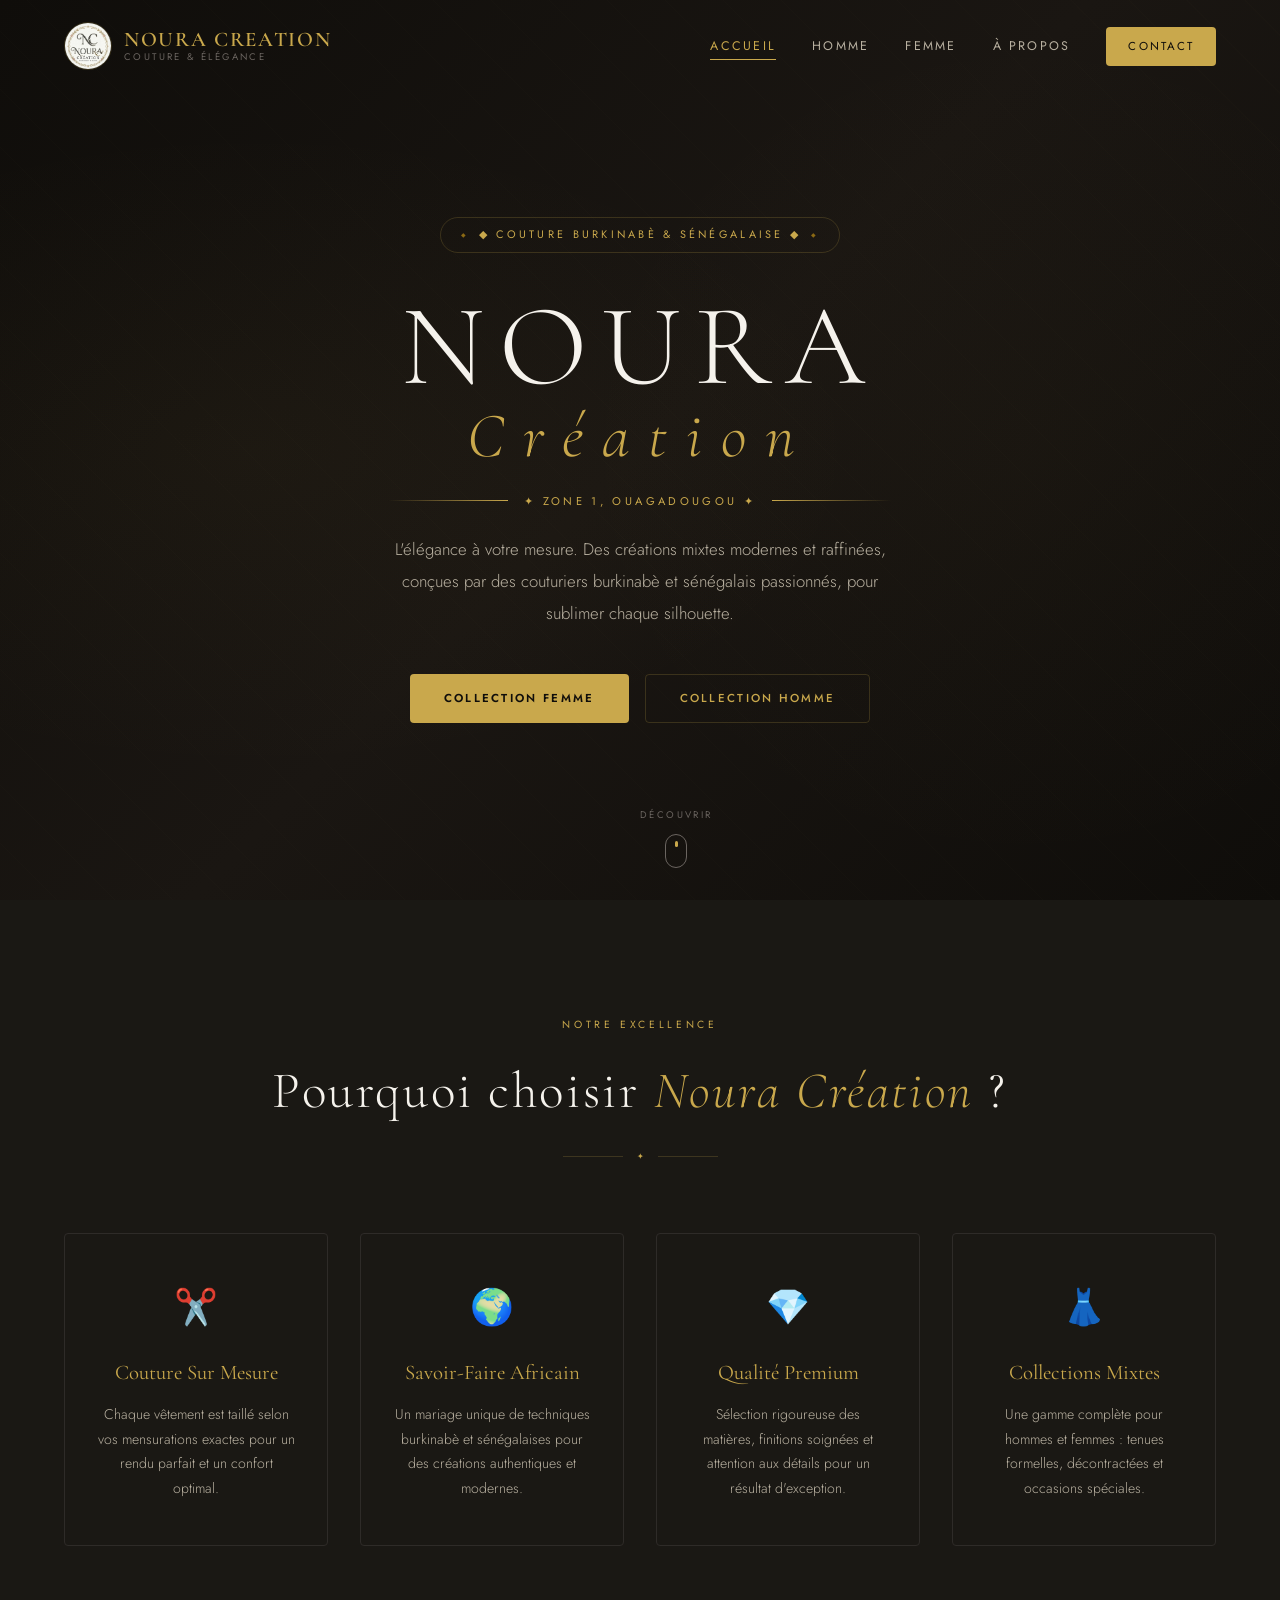
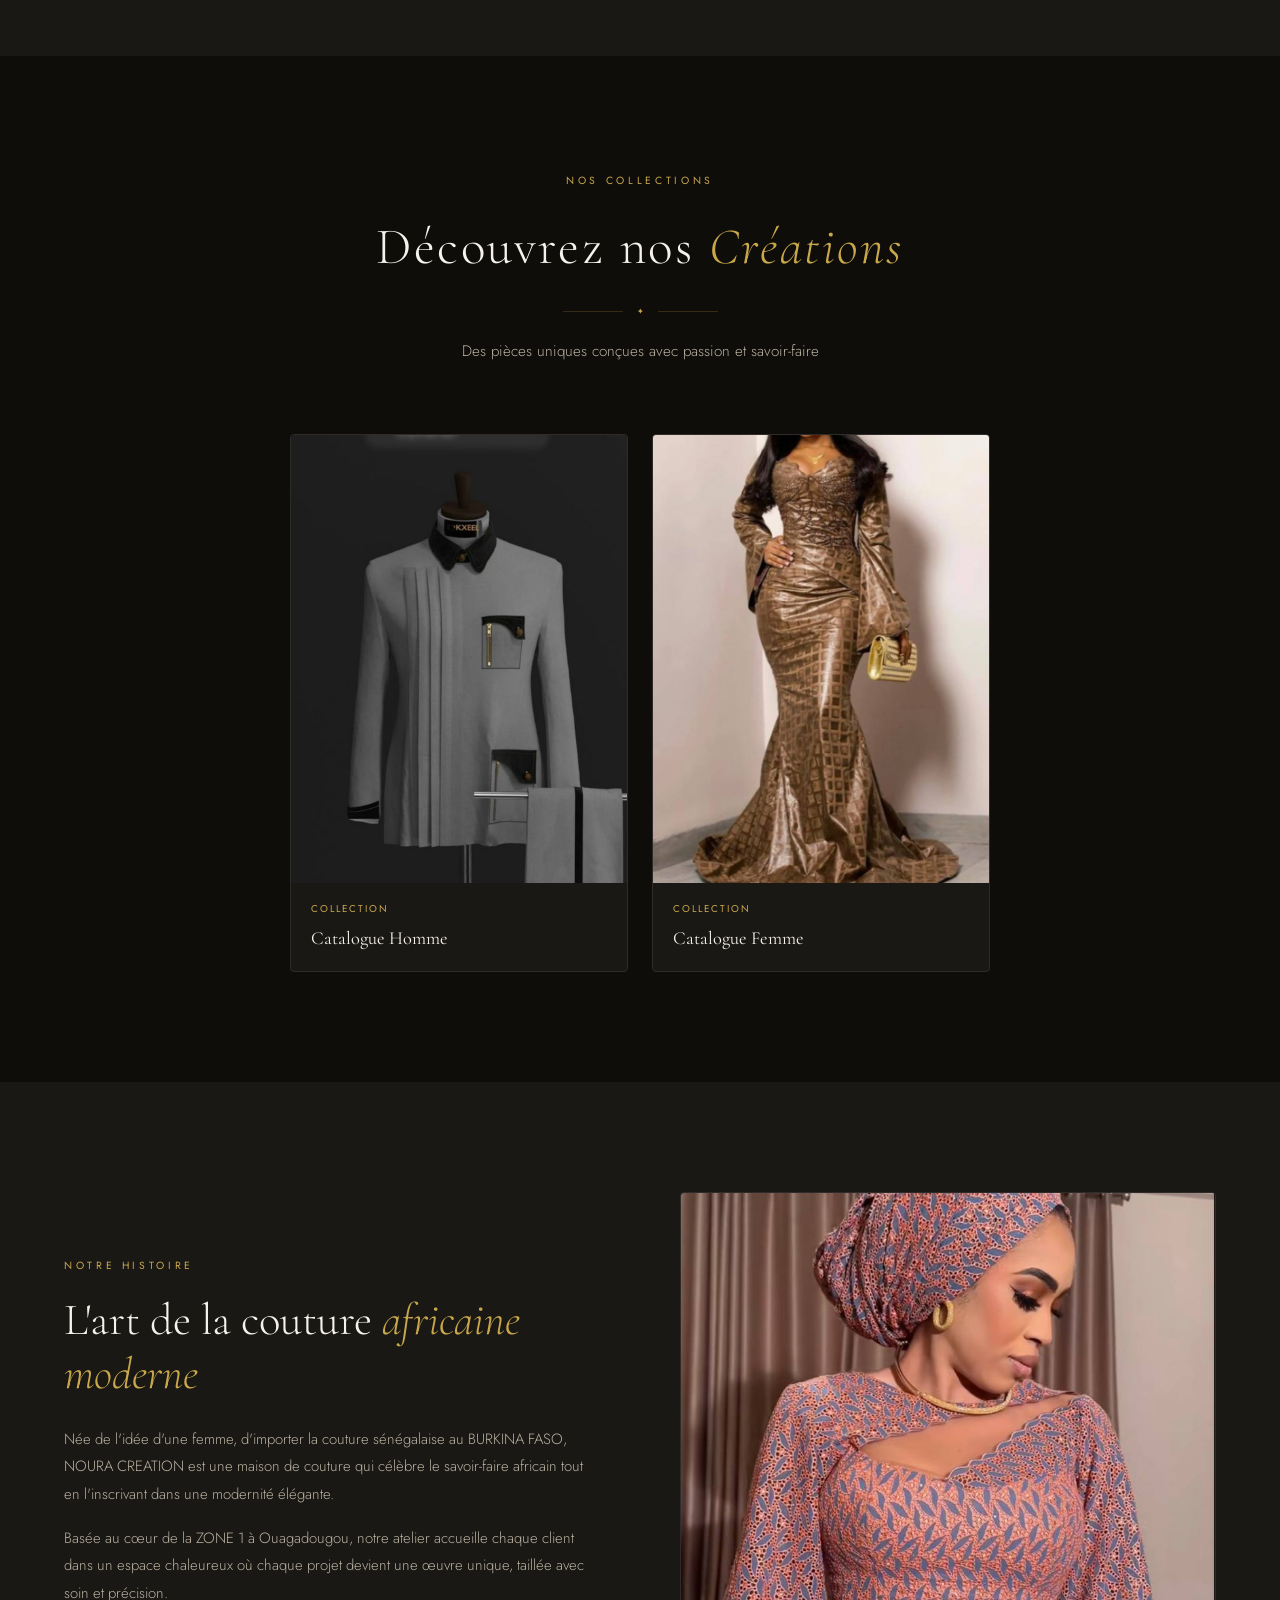
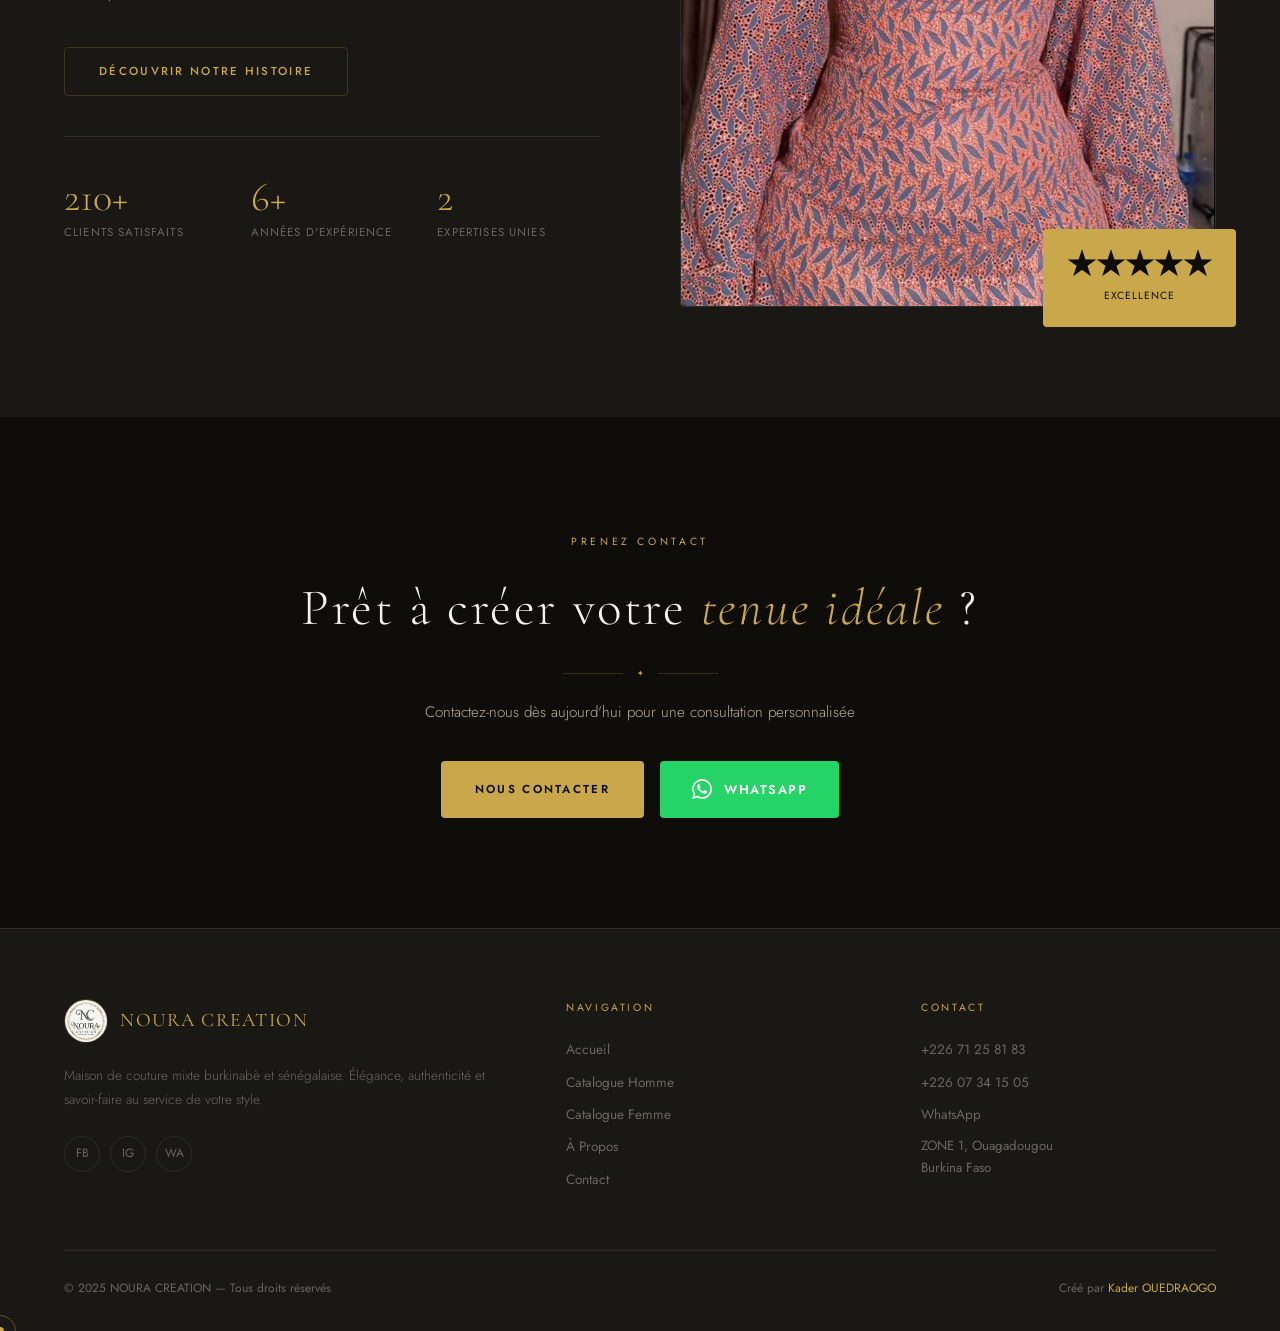
<file: index.html>
<!DOCTYPE html>
<html lang="fr">
<head>
  <meta charset="UTF-8"/>
  <meta name="viewport" content="width=device-width, initial-scale=1.0"/>
  <title>NOURA CREATION — Couture Moderne & Élégante</title>
  <link rel="stylesheet" href="style.css"/>
</head>
<body>

  <header class="navbar" id="navbar">
    <div class="nav-container">
      <a href="index.html" class="nav-logo">
        <img src="images/logo.jpg" alt="Noura Creation"/>
        <div class="nav-logo-text">
          <span class="nav-logo-name">NOURA CREATION</span>
          <span class="nav-logo-sub">Couture & Élégance</span>
        </div>
      </a>
      <nav class="nav-links">
        <a href="index.html" class="nav-link">Accueil</a>
        <a href="homme.html" class="nav-link">Homme</a>
        <a href="femme.html" class="nav-link">Femme</a>
        <a href="apropos.html" class="nav-link">À Propos</a>
        <a href="contact.html" class="nav-cta">Contact</a>
      </nav>
      <button class="burger" id="burger"><span></span><span></span><span></span></button>
    </div>
    <div class="mobile-menu" id="mobile-menu">
      <a href="index.html" class="mobile-link">Accueil</a>
      <a href="homme.html" class="mobile-link">Catalogue Homme</a>
      <a href="femme.html" class="mobile-link">Catalogue Femme</a>
      <a href="apropos.html" class="mobile-link">À Propos</a>
      <a href="contact.html" class="mobile-link">Contact</a>
    </div>
  </header>

  <!-- HERO -->
  <section class="hero">
    <div class="hero-bg"></div>
    <div class="hero-pattern"></div>
    <div class="hero-content">
      <div class="hero-badge">◆ Couture Burkinabè & Sénégalaise ◆</div>
      <h1 class="hero-title">
        NOURA
        <span>Création</span>
      </h1>
      <div class="hero-divider">
        <span class="hero-divider-icon">✦ ZONE 1, OUAGADOUGOU ✦</span>
      </div>
      <p class="hero-desc">
        L'élégance à votre mesure. Des créations mixtes modernes et raffinées,
        conçues par des couturiers burkinabè et sénégalais passionnés,
        pour sublimer chaque silhouette.
      </p>
      <div class="hero-btns">
        <a href="femme.html" class="btn-gold">Collection Femme</a>
        <a href="homme.html" class="btn-outline">Collection Homme</a>
      </div>
    </div>
    <div class="hero-scroll">
      <span>Découvrir</span>
      <div class="scroll-mouse"></div>
    </div>
  </section>

  <!-- FEATURES -->
  <section class="section section-alt">
    <div class="container">
      <div class="section-header">
        <span class="section-eyebrow">Notre Excellence</span>
        <h2 class="section-title">Pourquoi choisir <em>Noura Création</em> ?</h2>
        <div class="section-divider"><span>✦</span></div>
      </div>
      <div class="features-grid">
        <div class="feature-card">
          <span class="feature-icon">✂️</span>
          <h3 class="feature-title">Couture Sur Mesure</h3>
          <p class="feature-desc">Chaque vêtement est taillé selon vos mensurations exactes pour un rendu parfait et un confort optimal.</p>
        </div>
        <div class="feature-card">
          <span class="feature-icon">🌍</span>
          <h3 class="feature-title">Savoir-Faire Africain</h3>
          <p class="feature-desc">Un mariage unique de techniques burkinabè et sénégalaises pour des créations authentiques et modernes.</p>
        </div>
        <div class="feature-card">
          <span class="feature-icon">💎</span>
          <h3 class="feature-title">Qualité Premium</h3>
          <p class="feature-desc">Sélection rigoureuse des matières, finitions soignées et attention aux détails pour un résultat d'exception.</p>
        </div>
        <div class="feature-card">
          <span class="feature-icon">👗</span>
          <h3 class="feature-title">Collections Mixtes</h3>
          <p class="feature-desc">Une gamme complète pour hommes et femmes : tenues formelles, décontractées et occasions spéciales.</p>
        </div>
      </div>
    </div>
  </section>

  <!-- APERÇU CATALOGUES -->
  <section class="section">
    <div class="container">
      <div class="section-header">
        <span class="section-eyebrow">Nos Collections</span>
        <h2 class="section-title">Découvrez nos <em>Créations</em></h2>
        <div class="section-divider"><span>✦</span></div>
        <p class="section-sub">Des pièces uniques conçues avec passion et savoir-faire</p>
      </div>
      <div style="display:grid;grid-template-columns:1fr 1fr;gap:24px;max-width:700px;margin:0 auto;">
        <a href="homme.html" class="catalogue-card" style="opacity:1;transform:none;">
          <div class="card-img-wrap">
            <img src="images/homme1.jpg" alt="Collection Homme"/>
            <div class="card-overlay">
              <span class="card-overlay-btn">Voir la collection →</span>
            </div>
          </div>
          <div class="card-body">
            <p class="card-tag">Collection</p>
            <h3 class="card-name">Catalogue Homme</h3>
          </div>
        </a>
        <a href="femme.html" class="catalogue-card" style="opacity:1;transform:none;">
          <div class="card-img-wrap">
            <img src="images/femme1.jpg" alt="Collection Femme"/>
            <div class="card-overlay">
              <span class="card-overlay-btn">Voir la collection →</span>
            </div>
          </div>
          <div class="card-body">
            <p class="card-tag">Collection</p>
            <h3 class="card-name">Catalogue Femme</h3>
          </div>
        </a>
      </div>
    </div>
  </section>

  <!-- ABOUT APERÇU -->
  <section class="section section-alt">
    <div class="container">
      <div class="about-grid">
        <div class="about-text-wrap">
          <span class="about-label">Notre Histoire</span>
          <h2 class="about-title">L'art de la couture <em>africaine moderne</em></h2>
          <p class="about-text">
            Née de l'idée d'une femme, d'importer la couture sénégalaise au BURKINA FASO, NOURA CREATION est une maison de couture qui célèbre le savoir-faire africain tout en l'inscrivant dans une modernité élégante.
          </p>
          <p class="about-text">
            Basée au cœur de la ZONE 1 à Ouagadougou, notre atelier accueille chaque client dans un espace chaleureux où chaque projet devient une œuvre unique, taillée avec soin et précision.
          </p>
          <a href="apropos.html" class="btn-outline" style="width:fit-content;margin-top:24px;">Découvrir notre histoire</a>
          <div class="about-stats">
            <div>
              <div class="stat-number">500+</div>
              <div class="stat-label">Clients satisfaits</div>
            </div>
            <div>
              <div class="stat-number">6+</div>
              <div class="stat-label">Années d'expérience</div>
            </div>
            <div>
              <div class="stat-number">2</div>
              <div class="stat-label">Expertises unies</div>
            </div>
          </div>
        </div>
        <div class="about-img-wrap">
          <img src="images/femme2.jpg" alt="Noura Creation Atelier"/>
          <div class="about-img-badge">
            <strong>★★★★★</strong>
            <span>Excellence</span>
          </div>
        </div>
      </div>
    </div>
  </section>

  <!-- CTA CONTACT -->
  <section class="section" style="text-align:center;">
    <div class="container">
      <div class="section-header" style="margin-bottom:36px;">
        <span class="section-eyebrow">Prenez Contact</span>
        <h2 class="section-title">Prêt à créer votre <em>tenue idéale</em> ?</h2>
        <div class="section-divider"><span>✦</span></div>
        <p class="section-sub">Contactez-nous dès aujourd'hui pour une consultation personnalisée</p>
      </div>
      <div style="display:flex;gap:16px;justify-content:center;flex-wrap:wrap;">
        <a href="contact.html" class="btn-gold">Nous contacter</a>
        <a href="https://wa.me/22607341505" target="_blank" class="btn-whatsapp" style="width:auto;">
          <svg width="20" height="20" viewBox="0 0 24 24" fill="currentColor"><path d="M17.472 14.382c-.297-.149-1.758-.867-2.03-.967-.273-.099-.471-.148-.67.15-.197.297-.767.966-.94 1.164-.173.199-.347.223-.644.075-.297-.15-1.255-.463-2.39-1.475-.883-.788-1.48-1.761-1.653-2.059-.173-.297-.018-.458.13-.606.134-.133.298-.347.446-.52.149-.174.198-.298.298-.497.099-.198.05-.371-.025-.52-.075-.149-.669-1.612-.916-2.207-.242-.579-.487-.5-.669-.51-.173-.008-.371-.01-.57-.01-.198 0-.52.074-.792.372-.272.297-1.04 1.016-1.04 2.479 0 1.462 1.065 2.875 1.213 3.074.149.198 2.096 3.2 5.077 4.487.709.306 1.262.489 1.694.625.712.227 1.36.195 1.871.118.571-.085 1.758-.719 2.006-1.413.248-.694.248-1.289.173-1.413-.074-.124-.272-.198-.57-.347m-5.421 7.403h-.004a9.87 9.87 0 01-5.031-1.378l-.361-.214-3.741.982.998-3.648-.235-.374a9.86 9.86 0 01-1.51-5.26c.001-5.45 4.436-9.884 9.888-9.884 2.64 0 5.122 1.03 6.988 2.898a9.825 9.825 0 012.893 6.994c-.003 5.45-4.437 9.884-9.885 9.884m8.413-18.297A11.815 11.815 0 0012.05 0C5.495 0 .16 5.335.157 11.892c0 2.096.547 4.142 1.588 5.945L.057 24l6.305-1.654a11.882 11.882 0 005.683 1.448h.005c6.554 0 11.89-5.335 11.893-11.893a11.821 11.821 0 00-3.48-8.413z"/></svg>
          WhatsApp
        </a>
      </div>
    </div>
  </section>

  <footer class="footer">
    <div class="container">
      <div class="footer-grid">
        <div>
          <div class="footer-brand-logo">
            <img src="images/logo.jpg" alt="Noura Creation"/>
            <span class="footer-brand-name">NOURA CREATION</span>
          </div>
          <p class="footer-brand-desc">Maison de couture mixte burkinabè et sénégalaise. Élégance, authenticité et savoir-faire au service de votre style.</p>
          <div class="footer-social">
            <a href="#">FB</a>
            <a href="#">IG</a>
            <a href="https://wa.me/22607341505" target="_blank">WA</a>
          </div>
        </div>
        <div>
          <p class="footer-col-title">Navigation</p>
          <div class="footer-links">
            <a href="index.html">Accueil</a>
            <a href="homme.html">Catalogue Homme</a>
            <a href="femme.html">Catalogue Femme</a>
            <a href="apropos.html">À Propos</a>
            <a href="contact.html">Contact</a>
          </div>
        </div>
        <div>
          <p class="footer-col-title">Contact</p>
          <div class="footer-links">
            <a href="tel:+22671258183">+226 71 25 81 83</a>
            <a href="tel:+22607341505">+226 07 34 15 05</a>
            <a href="https://wa.me/22607341505" target="_blank">WhatsApp</a>
            <span style="color:var(--text-3);font-size:0.83rem;">ZONE 1, Ouagadougou<br/>Burkina Faso</span>
          </div>
        </div>
      </div>
      <div class="footer-bottom">
        <p class="footer-copy">© 2025 NOURA CREATION — Tous droits réservés</p>
        <p class="footer-credit">Créé par <a href="https://kaderfor.github.io/portfolio-kader/" target="_blank">Kader OUEDRAOGO</a></p>
      </div>
    </div>
  </footer>

  <script src="script.js"></script>
</body>
</html>
</file>
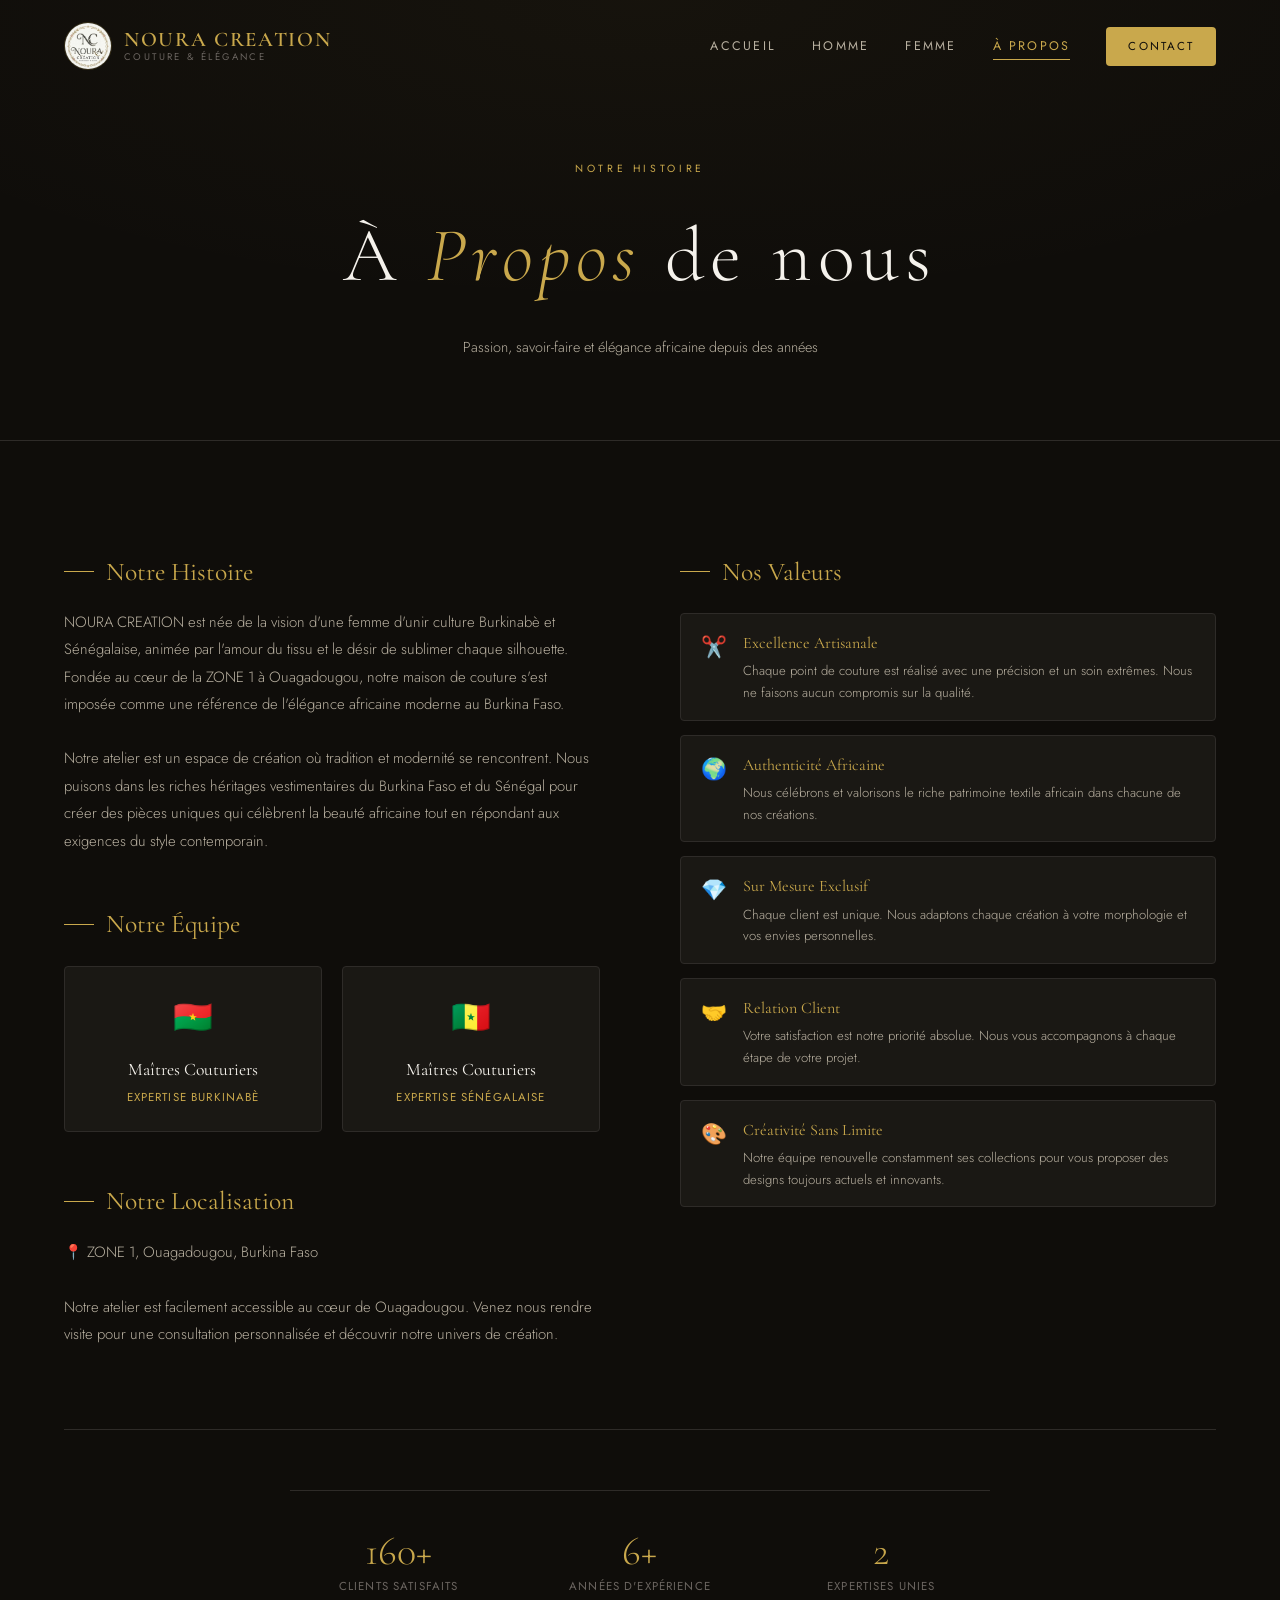
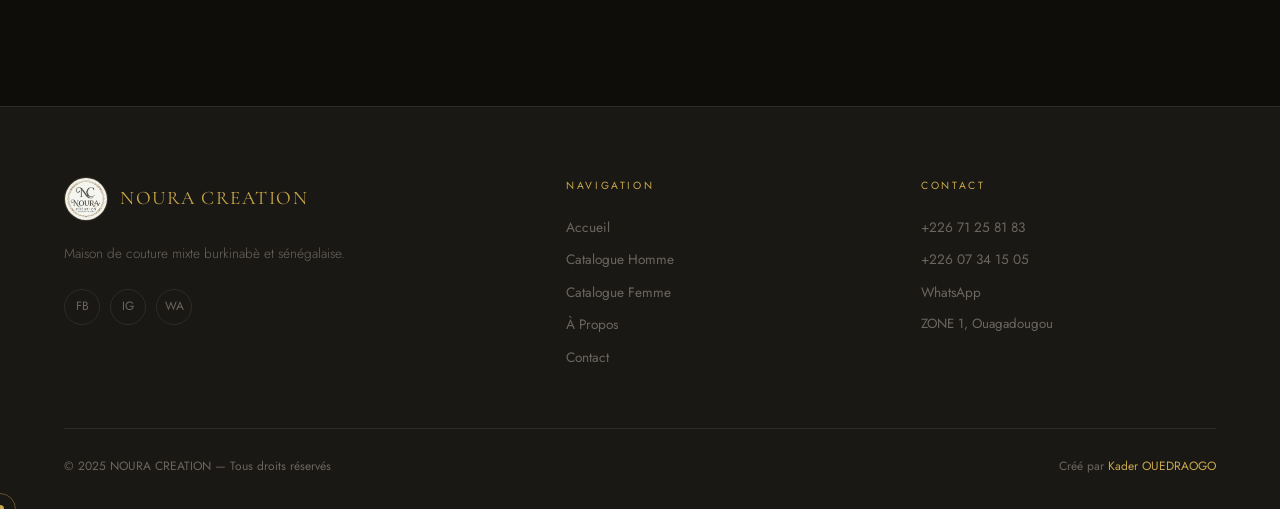
<file: apropos.html>
<!DOCTYPE html>
<html lang="fr">
<head>
  <meta charset="UTF-8"/>
  <meta name="viewport" content="width=device-width, initial-scale=1.0"/>
  <title>À Propos — NOURA CREATION</title>
  <link rel="stylesheet" href="style.css"/>
</head>
<body>

  <header class="navbar" id="navbar">
    <div class="nav-container">
      <a href="index.html" class="nav-logo">
        <img src="images/logo.jpg" alt="Noura Creation"/>
        <div class="nav-logo-text">
          <span class="nav-logo-name">NOURA CREATION</span>
          <span class="nav-logo-sub">Couture & Élégance</span>
        </div>
      </a>
      <nav class="nav-links">
        <a href="index.html" class="nav-link">Accueil</a>
        <a href="homme.html" class="nav-link">Homme</a>
        <a href="femme.html" class="nav-link">Femme</a>
        <a href="apropos.html" class="nav-link active">À Propos</a>
        <a href="contact.html" class="nav-cta">Contact</a>
      </nav>
      <button class="burger" id="burger"><span></span><span></span><span></span></button>
    </div>
    <div class="mobile-menu" id="mobile-menu">
      <a href="index.html" class="mobile-link">Accueil</a>
      <a href="homme.html" class="mobile-link">Catalogue Homme</a>
      <a href="femme.html" class="mobile-link">Catalogue Femme</a>
      <a href="apropos.html" class="mobile-link">À Propos</a>
      <a href="contact.html" class="mobile-link">Contact</a>
    </div>
  </header>

  <div class="page-hero">
    <div class="page-hero-content container">
      <span class="page-hero-eyebrow">Notre Histoire</span>
      <h1 class="page-hero-title">À <em>Propos</em> de nous</h1>
      <p class="page-hero-sub">Passion, savoir-faire et élégance africaine depuis des années</p>
    </div>
  </div>

  <section class="section">
    <div class="container">
      <div class="apropos-content">
        <div>
          <div class="apropos-block">
            <h3 class="apropos-block-title">Notre Histoire</h3>
            <p class="apropos-block-text">
              NOURA CREATION est née de la vision d'une femme d'unir culture Burkinabè et Sénégalaise, animée par l'amour du tissu et le désir de sublimer chaque silhouette. Fondée au cœur de la ZONE 1 à Ouagadougou, notre maison de couture s'est imposée comme une référence de l'élégance africaine moderne au Burkina Faso.
            </p>
            <br/>
            <p class="apropos-block-text">
              Notre atelier est un espace de création où tradition et modernité se rencontrent. Nous puisons dans les riches héritages vestimentaires du Burkina Faso et du Sénégal pour créer des pièces uniques qui célèbrent la beauté africaine tout en répondant aux exigences du style contemporain.
            </p>
          </div>
          <div class="apropos-block">
            <h3 class="apropos-block-title">Notre Équipe</h3>
            <div class="team-grid">
              <div class="team-card">
                <div class="team-icon">🇧🇫</div>
                <div class="team-name">Maîtres Couturiers</div>
                <div class="team-role">Expertise Burkinabè</div>
              </div>
              <div class="team-card">
                <div class="team-icon">🇸🇳</div>
                <div class="team-name">Maîtres Couturiers</div>
                <div class="team-role">Expertise Sénégalaise</div>
              </div>
            </div>
          </div>
          <div class="apropos-block">
            <h3 class="apropos-block-title">Notre Localisation</h3>
            <p class="apropos-block-text">
              📍 ZONE 1, Ouagadougou, Burkina Faso<br/><br/>
              Notre atelier est facilement accessible au cœur de Ouagadougou. Venez nous rendre visite pour une consultation personnalisée et découvrir notre univers de création.
            </p>
          </div>
        </div>
        <div>
          <div class="apropos-block">
            <h3 class="apropos-block-title">Nos Valeurs</h3>
            <div class="values-list">
              <div class="value-item">
                <span class="value-icon">✂️</span>
                <div>
                  <div class="value-title">Excellence Artisanale</div>
                  <p class="value-text">Chaque point de couture est réalisé avec une précision et un soin extrêmes. Nous ne faisons aucun compromis sur la qualité.</p>
                </div>
              </div>
              <div class="value-item">
                <span class="value-icon">🌍</span>
                <div>
                  <div class="value-title">Authenticité Africaine</div>
                  <p class="value-text">Nous célébrons et valorisons le riche patrimoine textile africain dans chacune de nos créations.</p>
                </div>
              </div>
              <div class="value-item">
                <span class="value-icon">💎</span>
                <div>
                  <div class="value-title">Sur Mesure Exclusif</div>
                  <p class="value-text">Chaque client est unique. Nous adaptons chaque création à votre morphologie et vos envies personnelles.</p>
                </div>
              </div>
              <div class="value-item">
                <span class="value-icon">🤝</span>
                <div>
                  <div class="value-title">Relation Client</div>
                  <p class="value-text">Votre satisfaction est notre priorité absolue. Nous vous accompagnons à chaque étape de votre projet.</p>
                </div>
              </div>
              <div class="value-item">
                <span class="value-icon">🎨</span>
                <div>
                  <div class="value-title">Créativité Sans Limite</div>
                  <p class="value-text">Notre équipe renouvelle constamment ses collections pour vous proposer des designs toujours actuels et innovants.</p>
                </div>
              </div>
            </div>
          </div>
        </div>
      </div>

      <!-- Stats -->
      <div style="margin-top:80px;padding-top:60px;border-top:1px solid var(--border);">
        <div class="about-stats" style="max-width:700px;margin:0 auto;">
          <div style="text-align:center;">
            <div class="stat-number">500+</div>
            <div class="stat-label">Clients satisfaits</div>
          </div>
          <div style="text-align:center;">
            <div class="stat-number">6+</div>
            <div class="stat-label">Années d'expérience</div>
          </div>
          <div style="text-align:center;">
            <div class="stat-number">2</div>
            <div class="stat-label">Expertises unies</div>
          </div>
        </div>
      </div>
    </div>
  </section>

  <footer class="footer">
    <div class="container">
      <div class="footer-grid">
        <div>
          <div class="footer-brand-logo">
            <img src="images/logo.jpg" alt="Noura Creation"/>
            <span class="footer-brand-name">NOURA CREATION</span>
          </div>
          <p class="footer-brand-desc">Maison de couture mixte burkinabè et sénégalaise.</p>
          <div class="footer-social">
            <a href="#">FB</a><a href="#">IG</a>
            <a href="https://wa.me/22607341505" target="_blank">WA</a>
          </div>
        </div>
        <div>
          <p class="footer-col-title">Navigation</p>
          <div class="footer-links">
            <a href="index.html">Accueil</a>
            <a href="homme.html">Catalogue Homme</a>
            <a href="femme.html">Catalogue Femme</a>
            <a href="apropos.html">À Propos</a>
            <a href="contact.html">Contact</a>
          </div>
        </div>
        <div>
          <p class="footer-col-title">Contact</p>
          <div class="footer-links">
            <a href="tel:+22670167382">+226 71 25 81 83</a>
            <a href="tel:+22674842400">+226 07 34 15 05</a>
            <a href="https://wa.me/22607341505" target="_blank">WhatsApp</a>
            <span style="color:var(--text-3);font-size:0.83rem;">ZONE 1, Ouagadougou</span>
          </div>
        </div>
      </div>
      <div class="footer-bottom">
        <p class="footer-copy">© 2025 NOURA CREATION — Tous droits réservés</p>
        <p class="footer-credit">Créé par <a href="https://kaderfor.github.io/portfolio-kader/" target="_blank">Kader OUEDRAOGO</a></p>
      </div>
    </div>
  </footer>

  <script src="script.js"></script>
</body>
</html>
</file>
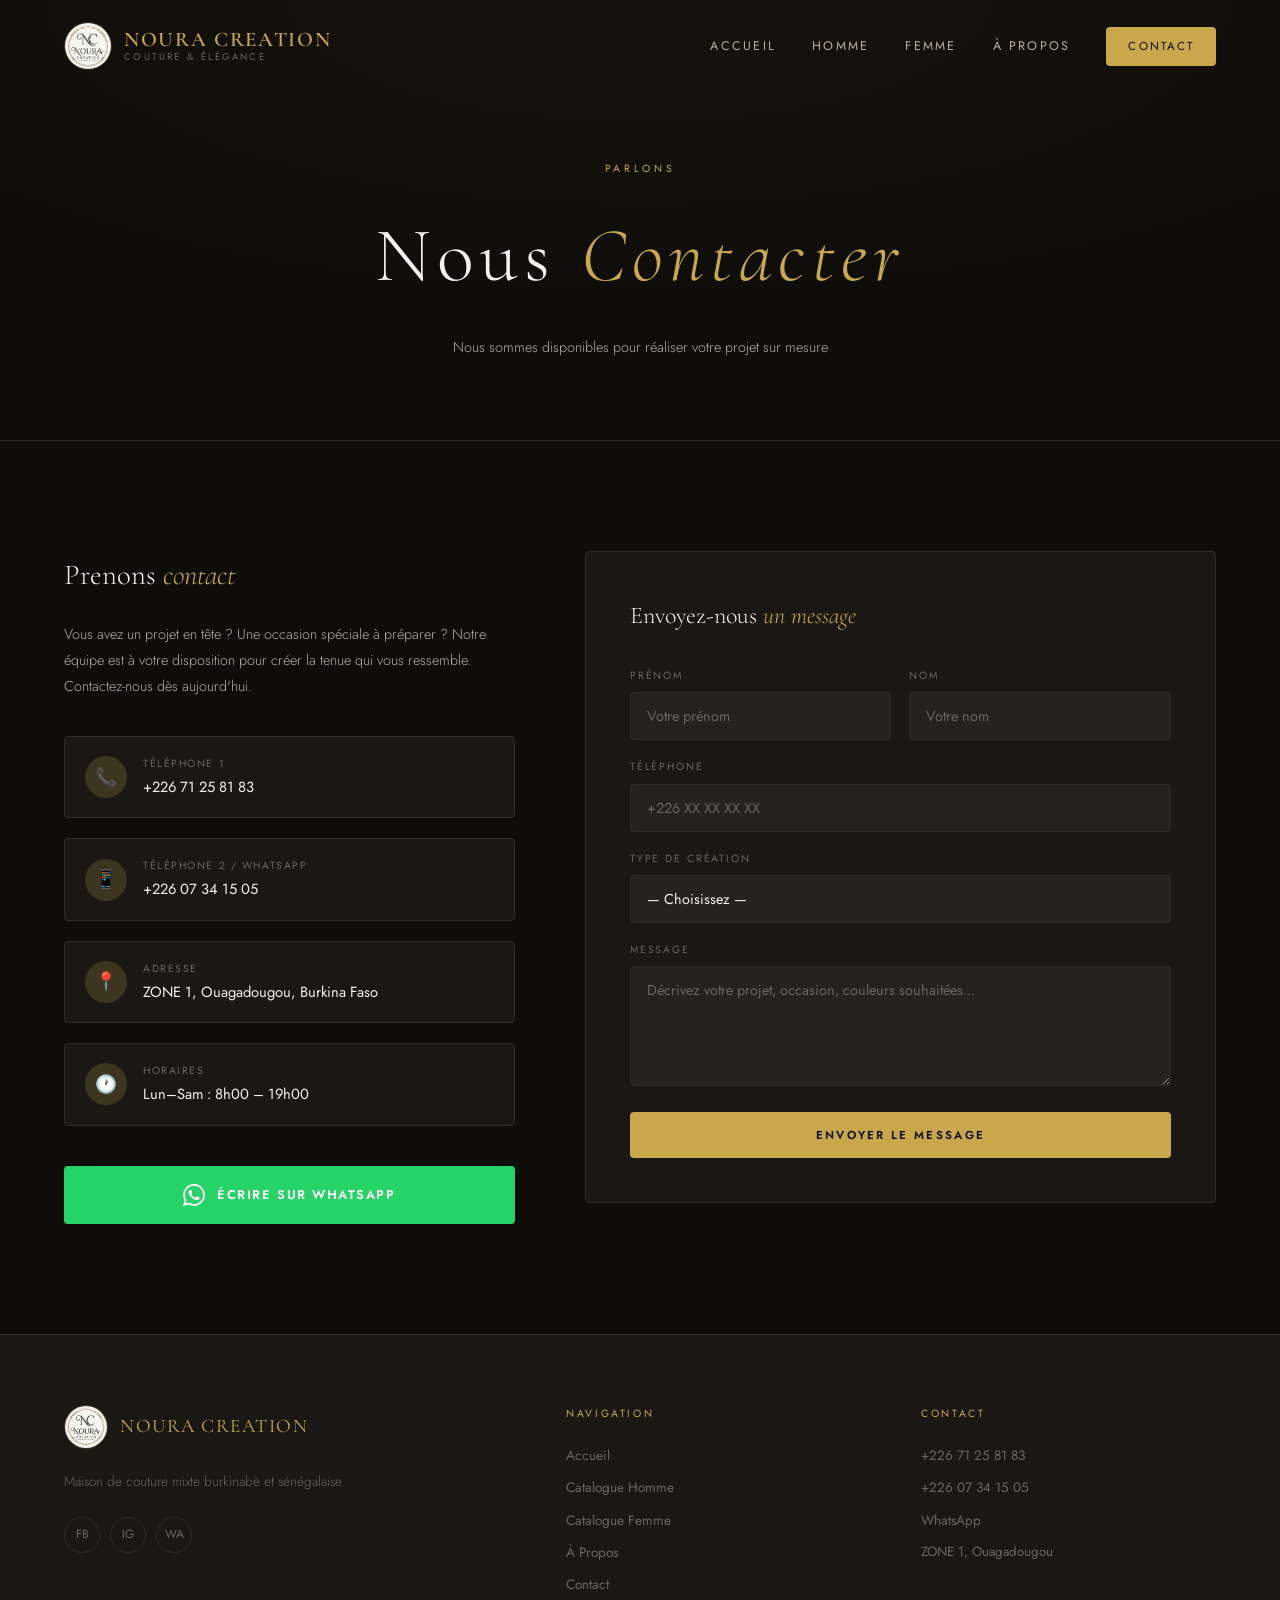
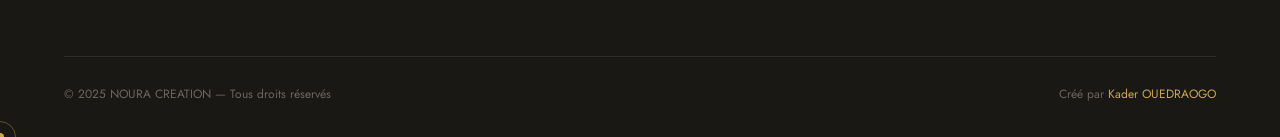
<file: contact.html>
<!DOCTYPE html>
<html lang="fr">
<head>
  <meta charset="UTF-8"/>
  <meta name="viewport" content="width=device-width, initial-scale=1.0"/>
  <title>Contact — NOURA CREATION</title>
  <link rel="stylesheet" href="style.css"/>
</head>
<body>

  <header class="navbar" id="navbar">
    <div class="nav-container">
      <a href="index.html" class="nav-logo">
        <img src="images/logo.jpg" alt="Noura Creation"/>
        <div class="nav-logo-text">
          <span class="nav-logo-name">NOURA CREATION</span>
          <span class="nav-logo-sub">Couture & Élégance</span>
        </div>
      </a>
      <nav class="nav-links">
        <a href="index.html" class="nav-link">Accueil</a>
        <a href="homme.html" class="nav-link">Homme</a>
        <a href="femme.html" class="nav-link">Femme</a>
        <a href="apropos.html" class="nav-link">À Propos</a>
        <a href="contact.html" class="nav-cta">Contact</a>
      </nav>
      <button class="burger" id="burger"><span></span><span></span><span></span></button>
    </div>
    <div class="mobile-menu" id="mobile-menu">
      <a href="index.html" class="mobile-link">Accueil</a>
      <a href="homme.html" class="mobile-link">Catalogue Homme</a>
      <a href="femme.html" class="mobile-link">Catalogue Femme</a>
      <a href="apropos.html" class="mobile-link">À Propos</a>
      <a href="contact.html" class="mobile-link">Contact</a>
    </div>
  </header>

  <div class="page-hero">
    <div class="page-hero-content container">
      <span class="page-hero-eyebrow">Parlons</span>
      <h1 class="page-hero-title">Nous <em>Contacter</em></h1>
      <p class="page-hero-sub">Nous sommes disponibles pour réaliser votre projet sur mesure</p>
    </div>
  </div>

  <section class="section">
    <div class="container">
      <div class="contact-grid">

        <div>
          <h2 class="contact-info-title">Prenons <em>contact</em></h2>
          <p class="contact-info-text">
            Vous avez un projet en tête ? Une occasion spéciale à préparer ? Notre équipe est à votre disposition pour créer la tenue qui vous ressemble. Contactez-nous dès aujourd'hui.
          </p>
          <div class="contact-items">
            <div class="contact-item">
              <div class="contact-item-icon">📞</div>
              <div>
                <div class="contact-item-label">Téléphone 1</div>
                <div class="contact-item-value"><a href="tel:+22671258183">+226 71 25 81 83</a></div>
              </div>
            </div>
            <div class="contact-item">
              <div class="contact-item-icon">📱</div>
              <div>
                <div class="contact-item-label">Téléphone 2 / WhatsApp</div>
                <div class="contact-item-value"><a href="tel:+22607341505">+226 07 34 15 05</a></div>
              </div>
            </div>
            <div class="contact-item">
              <div class="contact-item-icon">📍</div>
              <div>
                <div class="contact-item-label">Adresse</div>
                <div class="contact-item-value">ZONE 1, Ouagadougou, Burkina Faso</div>
              </div>
            </div>
            <div class="contact-item">
              <div class="contact-item-icon">🕐</div>
              <div>
                <div class="contact-item-label">Horaires</div>
                <div class="contact-item-value">Lun–Sam : 8h00 – 19h00</div>
              </div>
            </div>
          </div>

          <a href="https://wa.me/22607341505" target="_blank" class="btn-whatsapp">
            <svg width="22" height="22" viewBox="0 0 24 24" fill="currentColor"><path d="M17.472 14.382c-.297-.149-1.758-.867-2.03-.967-.273-.099-.471-.148-.67.15-.197.297-.767.966-.94 1.164-.173.199-.347.223-.644.075-.297-.15-1.255-.463-2.39-1.475-.883-.788-1.48-1.761-1.653-2.059-.173-.297-.018-.458.13-.606.134-.133.298-.347.446-.52.149-.174.198-.298.298-.497.099-.198.05-.371-.025-.52-.075-.149-.669-1.612-.916-2.207-.242-.579-.487-.5-.669-.51-.173-.008-.371-.01-.57-.01-.198 0-.52.074-.792.372-.272.297-1.04 1.016-1.04 2.479 0 1.462 1.065 2.875 1.213 3.074.149.198 2.096 3.2 5.077 4.487.709.306 1.262.489 1.694.625.712.227 1.36.195 1.871.118.571-.085 1.758-.719 2.006-1.413.248-.694.248-1.289.173-1.413-.074-.124-.272-.198-.57-.347m-5.421 7.403h-.004a9.87 9.87 0 01-5.031-1.378l-.361-.214-3.741.982.998-3.648-.235-.374a9.86 9.86 0 01-1.51-5.26c.001-5.45 4.436-9.884 9.888-9.884 2.64 0 5.122 1.03 6.988 2.898a9.825 9.825 0 012.893 6.994c-.003 5.45-4.437 9.884-9.885 9.884m8.413-18.297A11.815 11.815 0 0012.05 0C5.495 0 .16 5.335.157 11.892c0 2.096.547 4.142 1.588 5.945L.057 24l6.305-1.654a11.882 11.882 0 005.683 1.448h.005c6.554 0 11.89-5.335 11.893-11.893a11.821 11.821 0 00-3.48-8.413z"/></svg>
            Écrire sur WhatsApp
          </a>
        </div>

        <div class="contact-form-wrap">
          <h3 class="contact-form-title">Envoyez-nous <em>un message</em></h3>
          <form id="contact-form" action="https://formspree.io/f/VOTRE_ID" method="POST">
            <div class="form-row">
              <div class="form-group">
                <label class="form-label">Prénom</label>
                <input type="text" name="prenom" class="form-input" placeholder="Votre prénom" required/>
              </div>
              <div class="form-group">
                <label class="form-label">Nom</label>
                <input type="text" name="nom" class="form-input" placeholder="Votre nom" required/>
              </div>
            </div>
            <div class="form-group">
              <label class="form-label">Téléphone</label>
              <input type="tel" name="telephone" class="form-input" placeholder="+226 XX XX XX XX"/>
            </div>
            <div class="form-group">
              <label class="form-label">Type de création</label>
              <select name="type" class="form-select form-input">
                <option value="">— Choisissez —</option>
                <option>Tenue Homme</option>
                <option>Tenue Femme</option>
                <option>Tenue de Cérémonie</option>
                <option>Tenue de Mariage</option>
                <option>Autre</option>
              </select>
            </div>
            <div class="form-group">
              <label class="form-label">Message</label>
              <textarea name="message" class="form-textarea" placeholder="Décrivez votre projet, occasion, couleurs souhaitées..." required></textarea>
            </div>
            <button type="submit" class="btn-gold btn-submit" style="width:100%;justify-content:center;margin-top:8px;">
              Envoyer le message
            </button>
          </form>
        </div>

      </div>
    </div>
  </section>

  <footer class="footer">
    <div class="container">
      <div class="footer-grid">
        <div>
          <div class="footer-brand-logo">
            <img src="images/logo.jpg" alt="Noura Creation"/>
            <span class="footer-brand-name">NOURA CREATION</span>
          </div>
          <p class="footer-brand-desc">Maison de couture mixte burkinabè et sénégalaise.</p>
          <div class="footer-social">
            <a href="#">FB</a><a href="#">IG</a>
            <a href="https://wa.me/22607341505" target="_blank">WA</a>
          </div>
        </div>
        <div>
          <p class="footer-col-title">Navigation</p>
          <div class="footer-links">
            <a href="index.html">Accueil</a>
            <a href="homme.html">Catalogue Homme</a>
            <a href="femme.html">Catalogue Femme</a>
            <a href="apropos.html">À Propos</a>
            <a href="contact.html">Contact</a>
          </div>
        </div>
        <div>
          <p class="footer-col-title">Contact</p>
          <div class="footer-links">
            <a href="tel:+22671258183">+226 71 25 81 83</a>
            <a href="tel:+2260741505">+226 07 34 15 05</a>
            <a href="https://wa.me/22607341505" target="_blank">WhatsApp</a>
            <span style="color:var(--text-3);font-size:0.83rem;">ZONE 1, Ouagadougou</span>
          </div>
        </div>
      </div>
      <div class="footer-bottom">
        <p class="footer-copy">© 2025 NOURA CREATION — Tous droits réservés</p>
        <p class="footer-credit">Créé par <a href="https://kaderfor.github.io/portfolio-kader/" target="_blank">Kader OUEDRAOGO</a></p>
      </div>
    </div>
  </footer>

  <script src="script.js"></script>
</body>
</html>
</file>
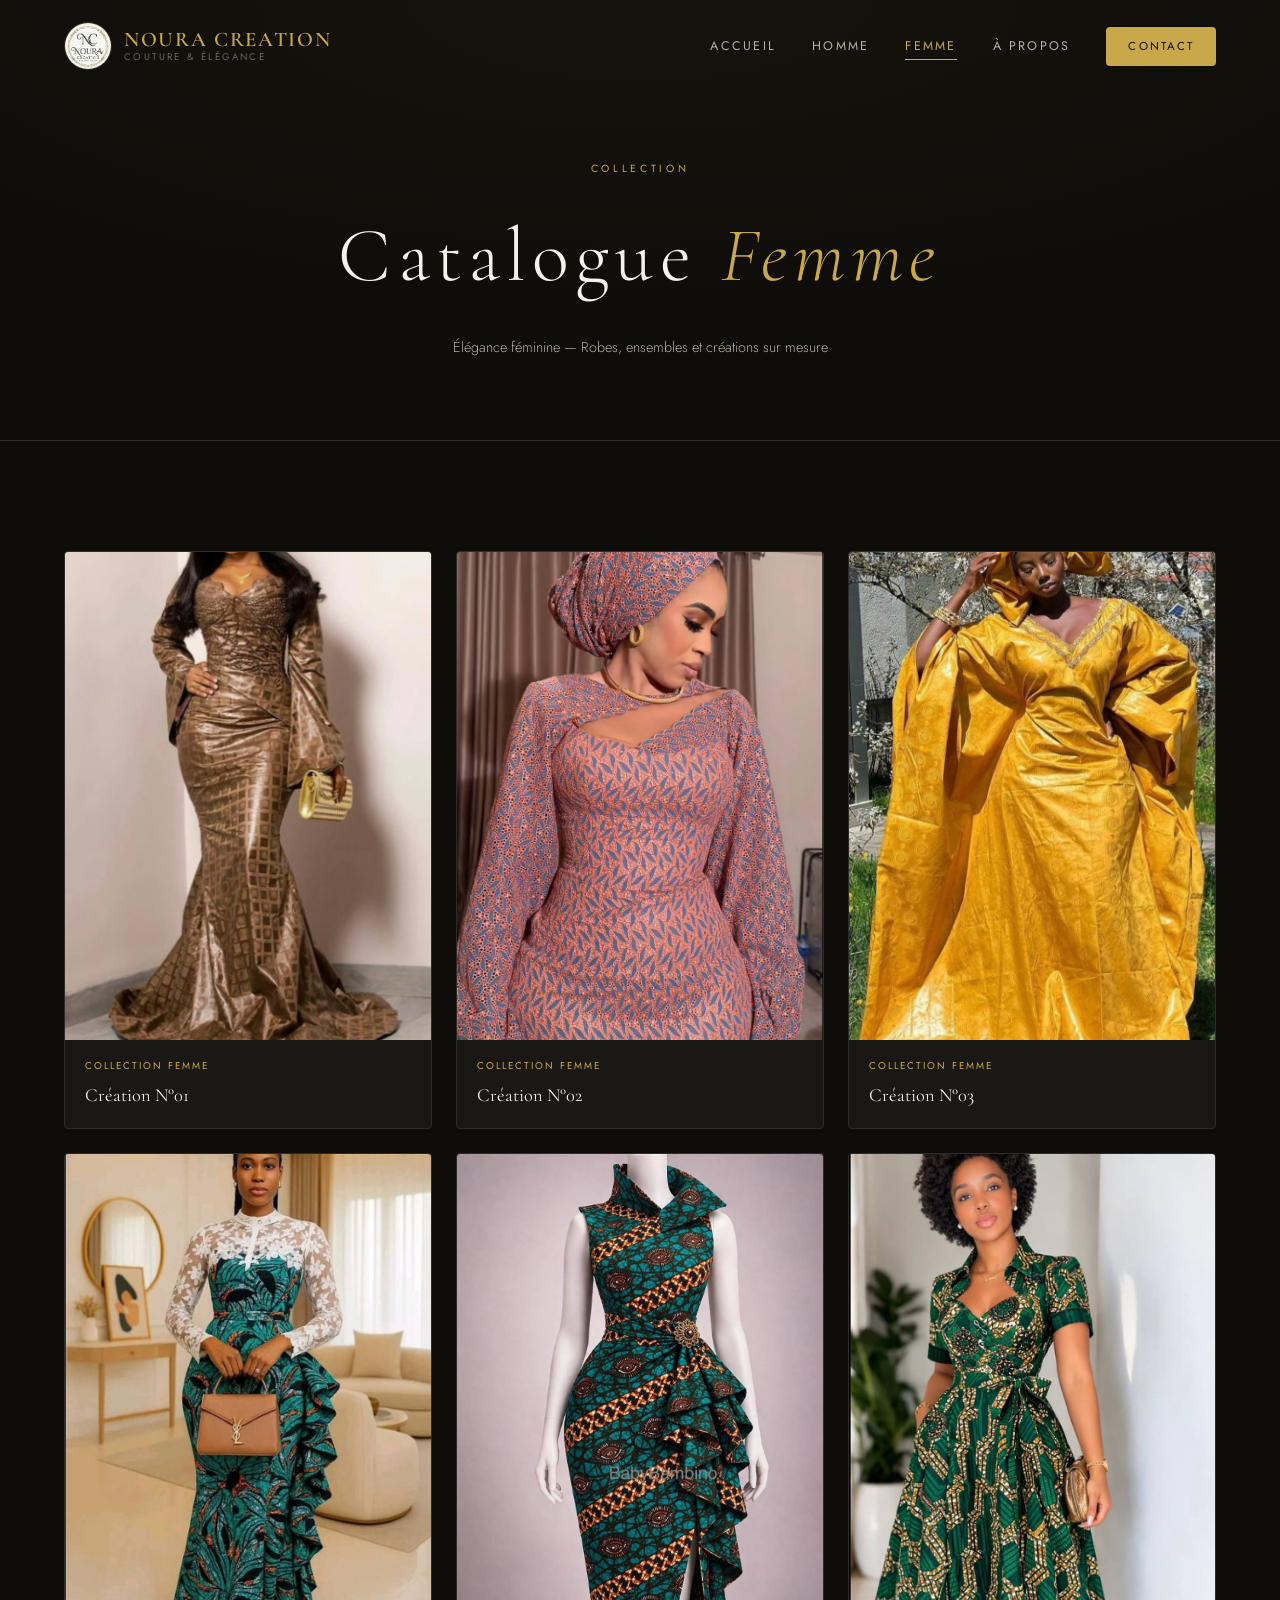
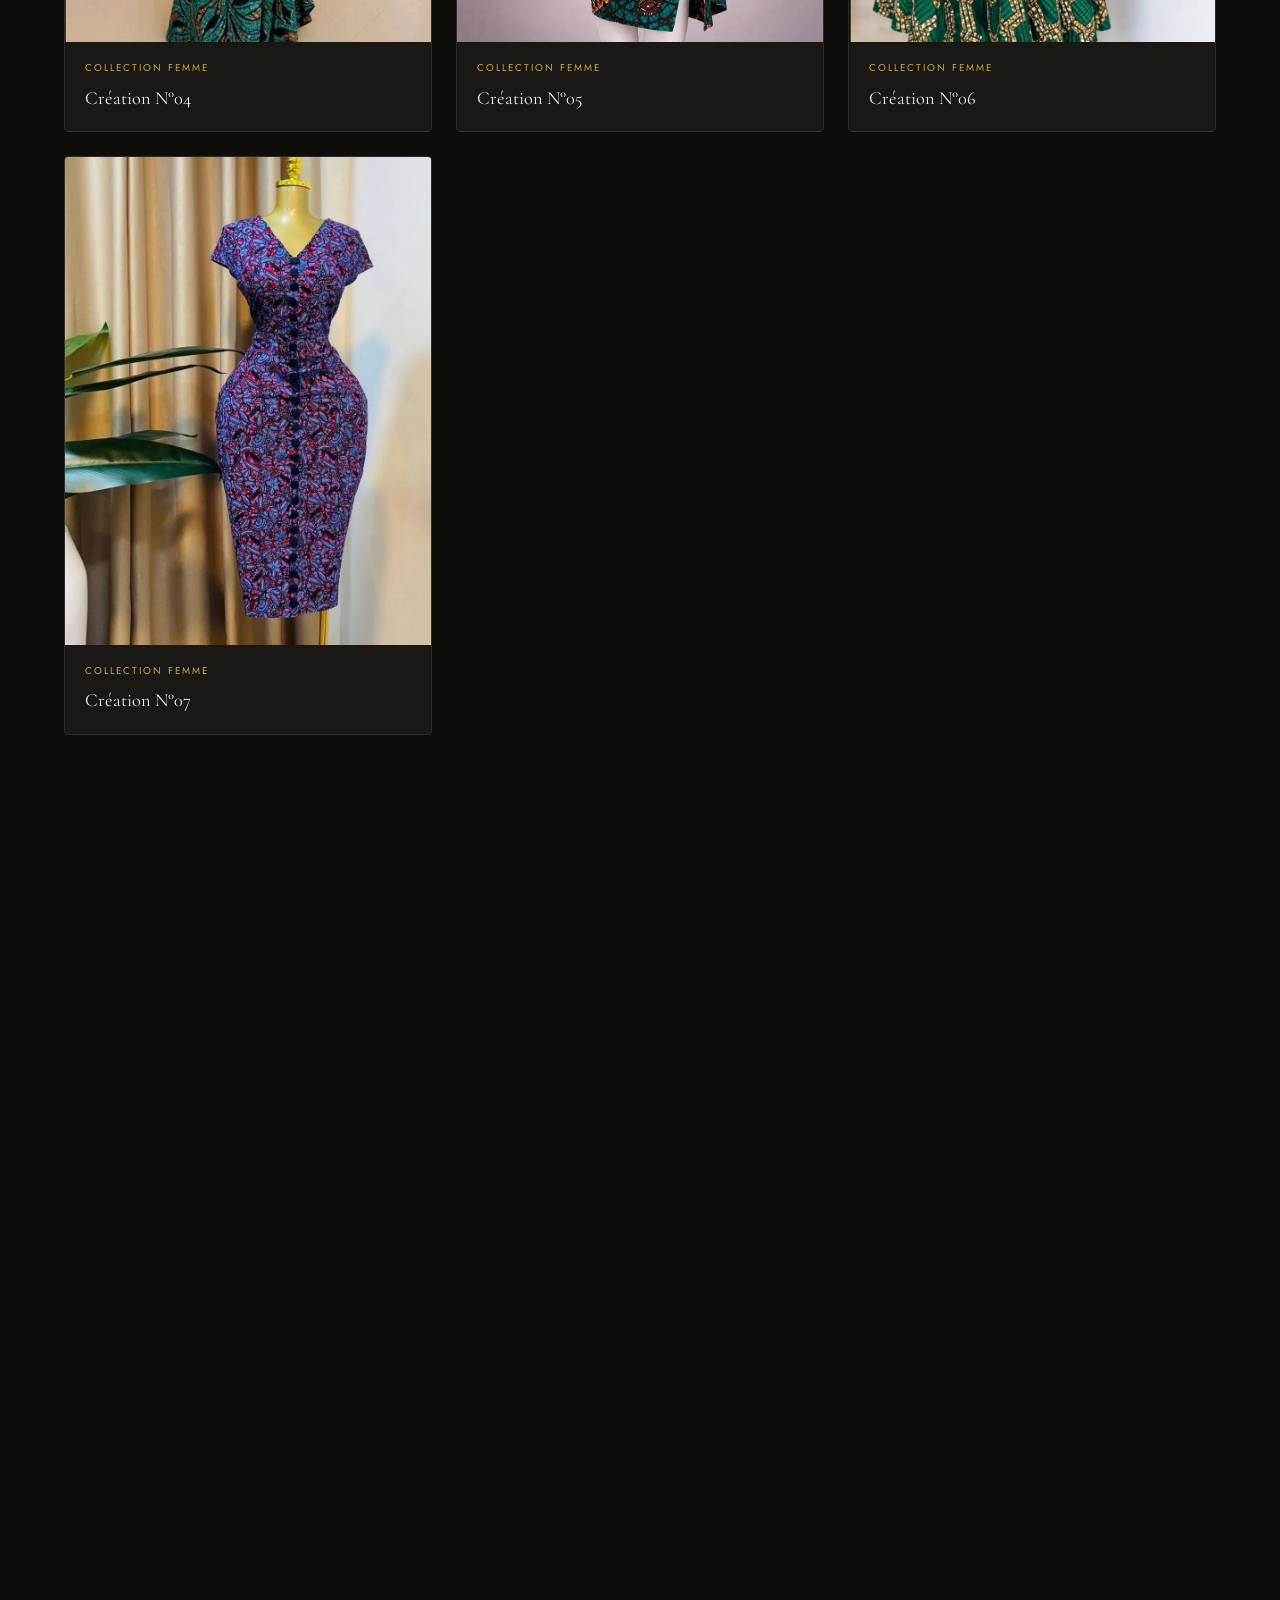
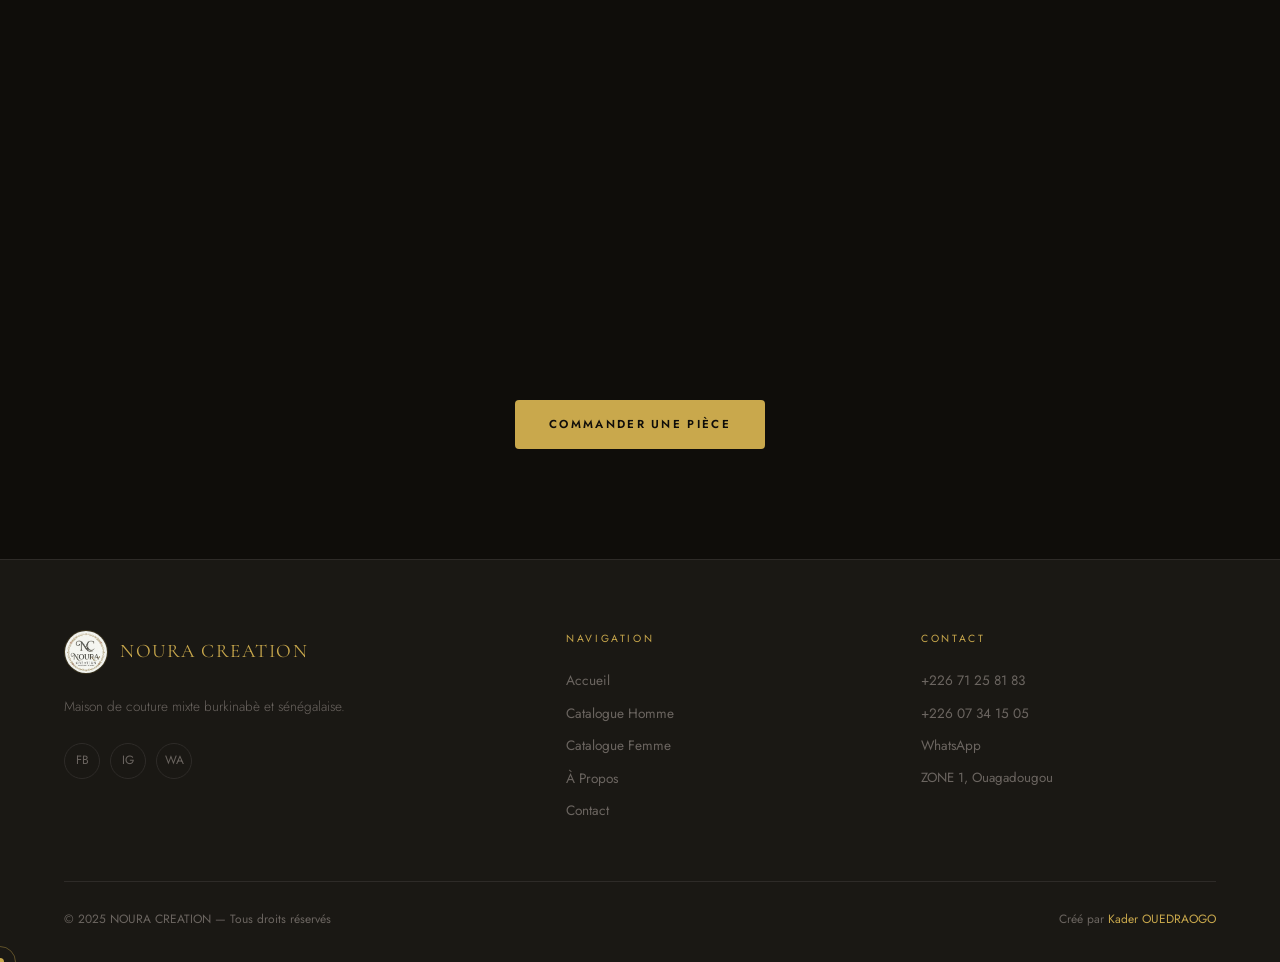
<file: femme.html>
<!DOCTYPE html>
<html lang="fr">
<head>
  <meta charset="UTF-8"/>
  <meta name="viewport" content="width=device-width, initial-scale=1.0"/>
  <title>Catalogue Femme — NOURA CREATION</title>
  <link rel="stylesheet" href="style.css"/>
</head>
<body>

  <header class="navbar" id="navbar">
    <div class="nav-container">
      <a href="index.html" class="nav-logo">
        <img src="images/logo.jpg" alt="Noura Creation"/>
        <div class="nav-logo-text">
          <span class="nav-logo-name">NOURA CREATION</span>
          <span class="nav-logo-sub">Couture & Élégance</span>
        </div>
      </a>
      <nav class="nav-links">
        <a href="index.html" class="nav-link">Accueil</a>
        <a href="homme.html" class="nav-link">Homme</a>
        <a href="femme.html" class="nav-link active">Femme</a>
        <a href="apropos.html" class="nav-link">À Propos</a>
        <a href="contact.html" class="nav-cta">Contact</a>
      </nav>
      <button class="burger" id="burger"><span></span><span></span><span></span></button>
    </div>
    <div class="mobile-menu" id="mobile-menu">
      <a href="index.html" class="mobile-link">Accueil</a>
      <a href="homme.html" class="mobile-link">Catalogue Homme</a>
      <a href="femme.html" class="mobile-link">Catalogue Femme</a>
      <a href="apropos.html" class="mobile-link">À Propos</a>
      <a href="contact.html" class="mobile-link">Contact</a>
    </div>
  </header>

  <div class="page-hero">
    <div class="page-hero-content container">
      <span class="page-hero-eyebrow">Collection</span>
      <h1 class="page-hero-title">Catalogue <em>Femme</em></h1>
      <p class="page-hero-sub">Élégance féminine — Robes, ensembles et créations sur mesure</p>
    </div>
  </div>

  <section class="section">
    <div class="container">
      <div class="catalogue-grid">
        <div class="catalogue-card"><div class="card-img-wrap"><img src="images/femme1.jpg" alt="Création Femme 1"/><div class="card-overlay"><span class="card-overlay-btn">Commander →</span></div></div><div class="card-body"><p class="card-tag">Collection Femme</p><h3 class="card-name">Création N°01</h3></div></div>
        <div class="catalogue-card"><div class="card-img-wrap"><img src="images/femme2.jpg" alt="Création Femme 2"/><div class="card-overlay"><span class="card-overlay-btn">Commander →</span></div></div><div class="card-body"><p class="card-tag">Collection Femme</p><h3 class="card-name">Création N°02</h3></div></div>
        <div class="catalogue-card"><div class="card-img-wrap"><img src="images/femme3.jpg" alt="Création Femme 3"/><div class="card-overlay"><span class="card-overlay-btn">Commander →</span></div></div><div class="card-body"><p class="card-tag">Collection Femme</p><h3 class="card-name">Création N°03</h3></div></div>
        <div class="catalogue-card"><div class="card-img-wrap"><img src="images/femme4.jpg" alt="Création Femme 4"/><div class="card-overlay"><span class="card-overlay-btn">Commander →</span></div></div><div class="card-body"><p class="card-tag">Collection Femme</p><h3 class="card-name">Création N°04</h3></div></div>
        <div class="catalogue-card"><div class="card-img-wrap"><img src="images/femme5.jpg" alt="Création Femme 5"/><div class="card-overlay"><span class="card-overlay-btn">Commander →</span></div></div><div class="card-body"><p class="card-tag">Collection Femme</p><h3 class="card-name">Création N°05</h3></div></div>
        <div class="catalogue-card"><div class="card-img-wrap"><img src="images/femme6.jpg" alt="Création Femme 6"/><div class="card-overlay"><span class="card-overlay-btn">Commander →</span></div></div><div class="card-body"><p class="card-tag">Collection Femme</p><h3 class="card-name">Création N°06</h3></div></div>
        <div class="catalogue-card"><div class="card-img-wrap"><img src="images/femme7.jpg" alt="Création Femme 7"/><div class="card-overlay"><span class="card-overlay-btn">Commander →</span></div></div><div class="card-body"><p class="card-tag">Collection Femme</p><h3 class="card-name">Création N°07</h3></div></div>
        <div class="catalogue-card"><div class="card-img-wrap"><img src="images/femme8.jpg" alt="Création Femme 8"/><div class="card-overlay"><span class="card-overlay-btn">Commander →</span></div></div><div class="card-body"><p class="card-tag">Collection Femme</p><h3 class="card-name">Création N°08</h3></div></div>
        <div class="catalogue-card"><div class="card-img-wrap"><img src="images/femme9.jpg" alt="Création Femme 9"/><div class="card-overlay"><span class="card-overlay-btn">Commander →</span></div></div><div class="card-body"><p class="card-tag">Collection Femme</p><h3 class="card-name">Création N°09</h3></div></div>
        <div class="catalogue-card"><div class="card-img-wrap"><img src="images/femme10.jpg" alt="Création Femme 10"/><div class="card-overlay"><span class="card-overlay-btn">Commander →</span></div></div><div class="card-body"><p class="card-tag">Collection Femme</p><h3 class="card-name">Création N°10</h3></div></div>
        <div class="catalogue-card"><div class="card-img-wrap"><img src="images/femme11.jpg" alt="Création Femme 11"/><div class="card-overlay"><span class="card-overlay-btn">Commander →</span></div></div><div class="card-body"><p class="card-tag">Collection Femme</p><h3 class="card-name">Création N°11</h3></div></div>
        <div class="catalogue-card"><div class="card-img-wrap"><img src="images/femme12.jpg" alt="Création Femme 12"/><div class="card-overlay"><span class="card-overlay-btn">Commander →</span></div></div><div class="card-body"><p class="card-tag">Collection Femme</p><h3 class="card-name">Création N°12</h3></div></div>
        <div class="catalogue-card"><div class="card-img-wrap"><img src="images/femme13.jpg" alt="Création Femme 13"/><div class="card-overlay"><span class="card-overlay-btn">Commander →</span></div></div><div class="card-body"><p class="card-tag">Collection Femme</p><h3 class="card-name">Création N°13</h3></div></div>
        <div class="catalogue-card"><div class="card-img-wrap"><img src="images/femme14.jpg" alt="Création Femme 14"/><div class="card-overlay"><span class="card-overlay-btn">Commander →</span></div></div><div class="card-body"><p class="card-tag">Collection Femme</p><h3 class="card-name">Création N°14</h3></div></div>
        <div class="catalogue-card"><div class="card-img-wrap"><img src="images/femme15.jpg" alt="Création Femme 15"/><div class="card-overlay"><span class="card-overlay-btn">Commander →</span></div></div><div class="card-body"><p class="card-tag">Collection Femme</p><h3 class="card-name">Création N°15</h3></div></div>
      </div>
      <div style="text-align:center;margin-top:60px;">
        <a href="contact.html" class="btn-gold">Commander une pièce</a>
      </div>
    </div>
  </section>

  <footer class="footer">
    <div class="container">
      <div class="footer-grid">
        <div>
          <div class="footer-brand-logo">
            <img src="images/logo.jpg" alt="Noura Creation"/>
            <span class="footer-brand-name">NOURA CREATION</span>
          </div>
          <p class="footer-brand-desc">Maison de couture mixte burkinabè et sénégalaise.</p>
          <div class="footer-social">
            <a href="#">FB</a><a href="#">IG</a>
            <a href="https://wa.me/22607341505" target="_blank">WA</a>
          </div>
        </div>
        <div>
          <p class="footer-col-title">Navigation</p>
          <div class="footer-links">
            <a href="index.html">Accueil</a>
            <a href="homme.html">Catalogue Homme</a>
            <a href="femme.html">Catalogue Femme</a>
            <a href="apropos.html">À Propos</a>
            <a href="contact.html">Contact</a>
          </div>
        </div>
        <div>
          <p class="footer-col-title">Contact</p>
          <div class="footer-links">
            <a href="tel:+22671258183">+226 71 25 81 83</a>
            <a href="tel:+22607341505">+226 07 34 15 05</a>
            <a href="https://wa.me/22607341505" target="_blank">WhatsApp</a>
            <span style="color:var(--text-3);font-size:0.83rem;">ZONE 1, Ouagadougou</span>
          </div>
        </div>
      </div>
      <div class="footer-bottom">
        <p class="footer-copy">© 2025 NOURA CREATION — Tous droits réservés</p>
        <p class="footer-credit">Créé par <a href="https://kaderfor.github.io/portfolio-kader/" target="_blank">Kader OUEDRAOGO</a></p>
      </div>
    </div>
  </footer>

  <script src="script.js"></script>
</body>
</html>
</file>
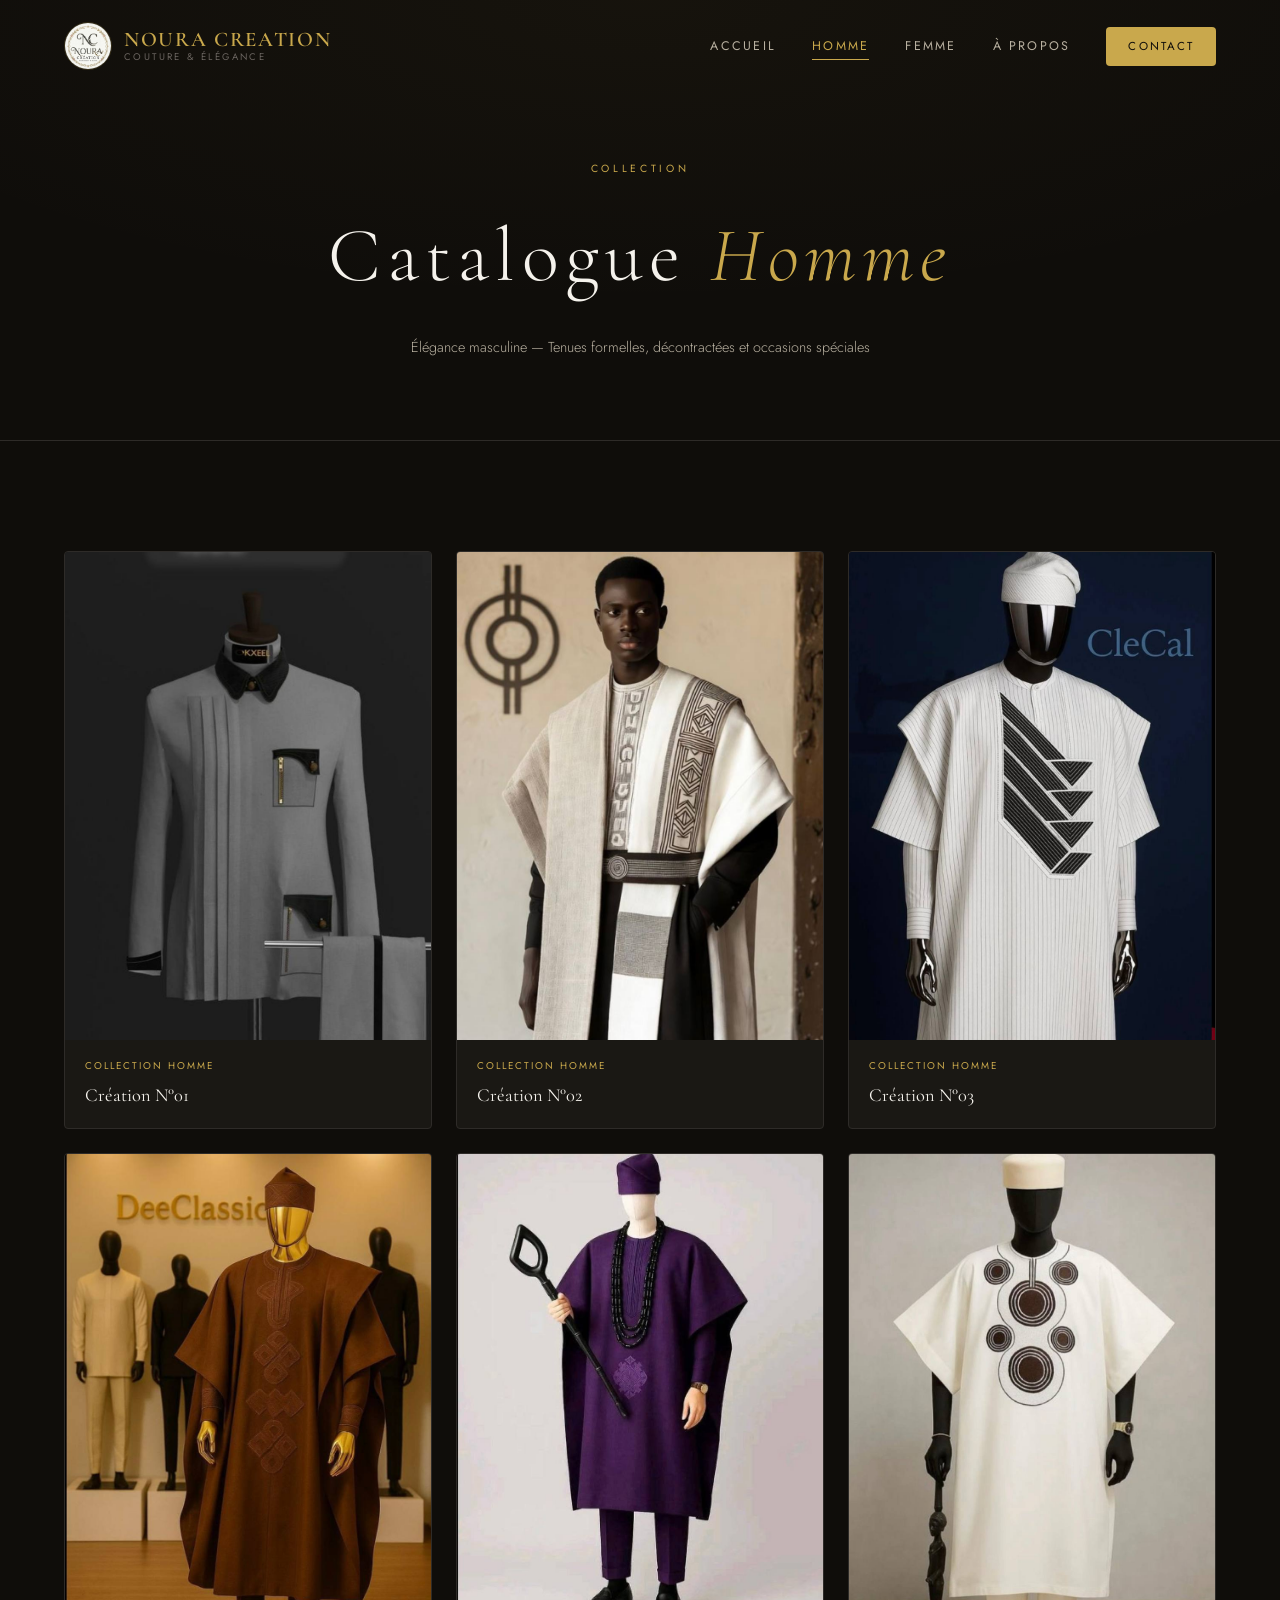
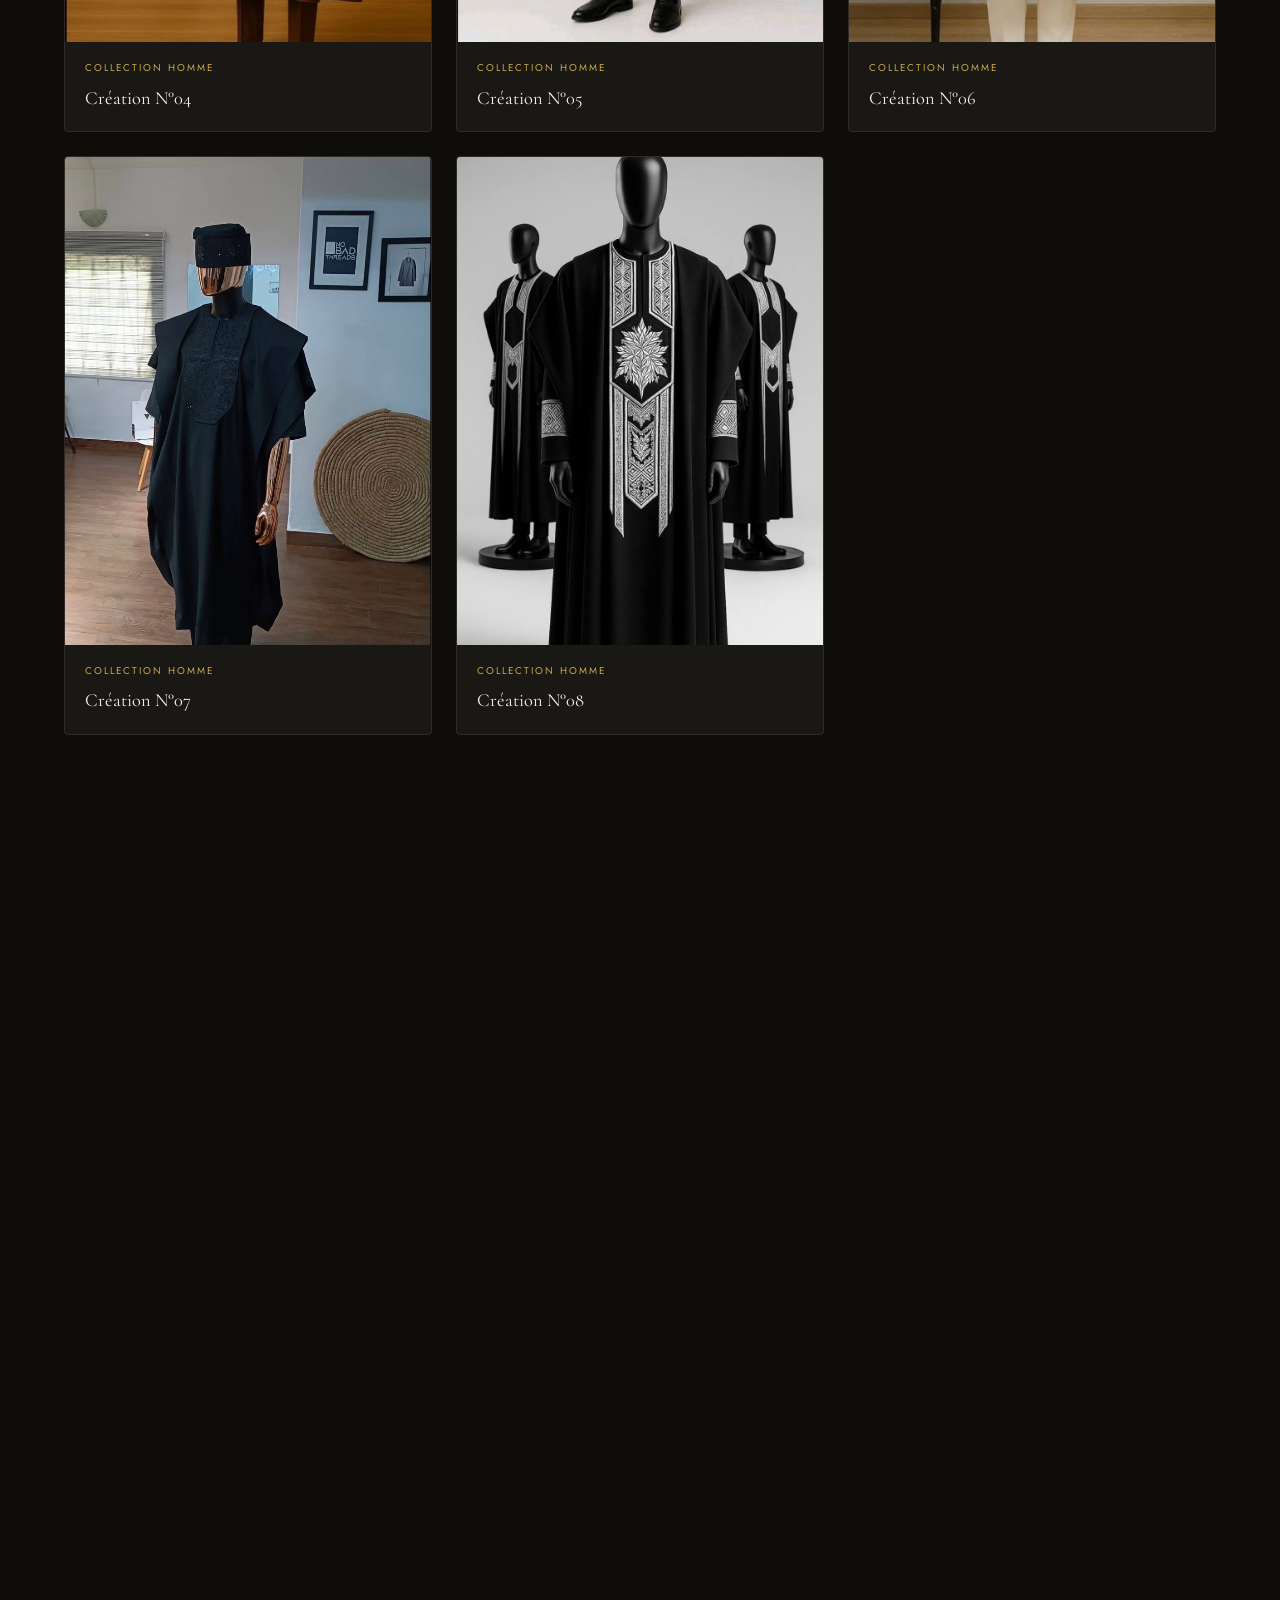
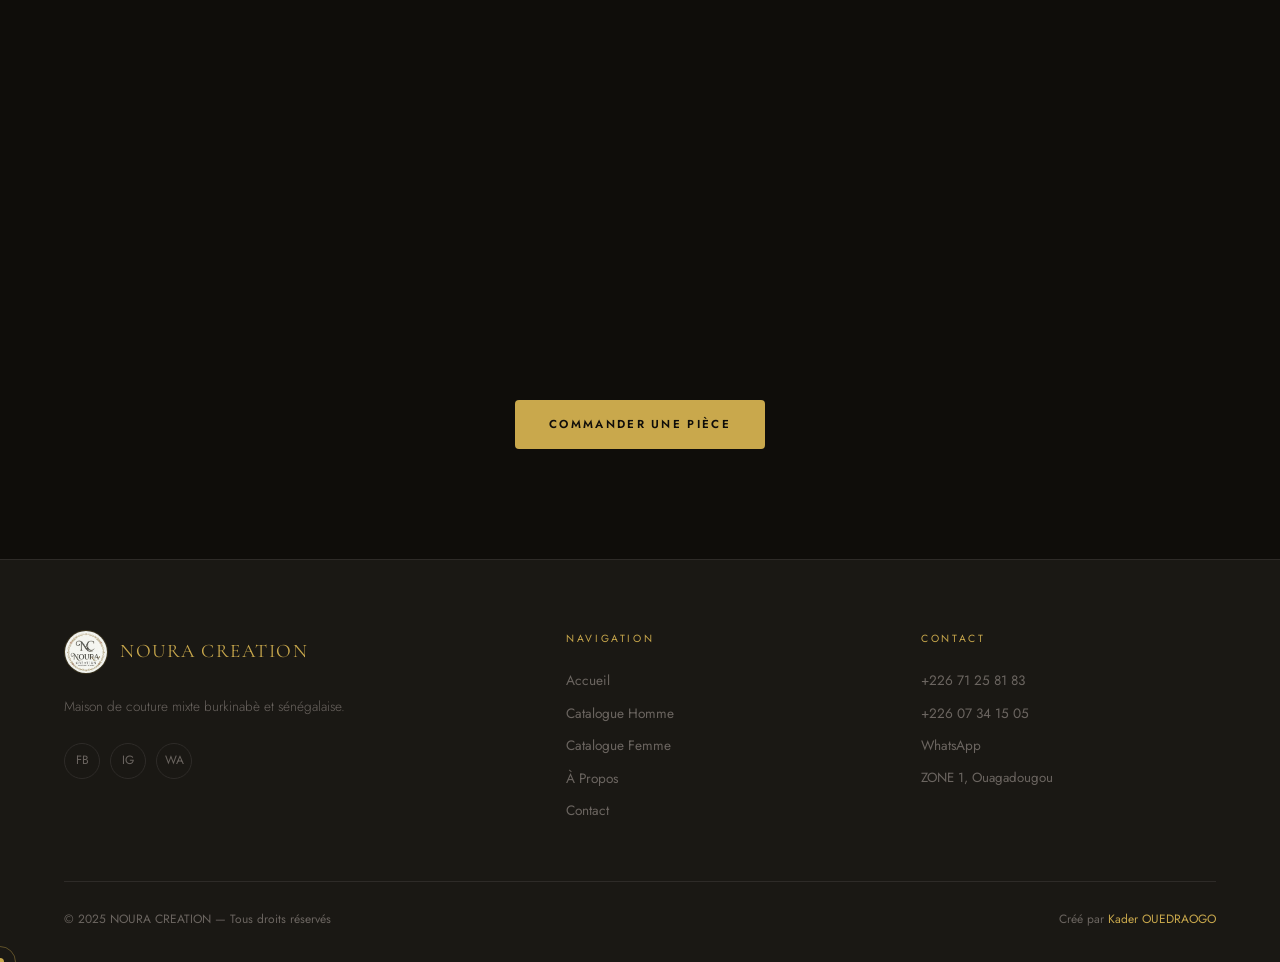
<file: homme.html>
<!DOCTYPE html>
<html lang="fr">
<head>
  <meta charset="UTF-8"/>
  <meta name="viewport" content="width=device-width, initial-scale=1.0"/>
  <title>Catalogue Homme — NOURA CREATION</title>
  <link rel="stylesheet" href="style.css"/>
</head>
<body>

  <header class="navbar" id="navbar">
    <div class="nav-container">
      <a href="index.html" class="nav-logo">
        <img src="images/logo.jpg" alt="Noura Creation"/>
        <div class="nav-logo-text">
          <span class="nav-logo-name">NOURA CREATION</span>
          <span class="nav-logo-sub">Couture & Élégance</span>
        </div>
      </a>
      <nav class="nav-links">
        <a href="index.html" class="nav-link">Accueil</a>
        <a href="homme.html" class="nav-link active">Homme</a>
        <a href="femme.html" class="nav-link">Femme</a>
        <a href="apropos.html" class="nav-link">À Propos</a>
        <a href="contact.html" class="nav-cta">Contact</a>
      </nav>
      <button class="burger" id="burger"><span></span><span></span><span></span></button>
    </div>
    <div class="mobile-menu" id="mobile-menu">
      <a href="index.html" class="mobile-link">Accueil</a>
      <a href="homme.html" class="mobile-link">Catalogue Homme</a>
      <a href="femme.html" class="mobile-link">Catalogue Femme</a>
      <a href="apropos.html" class="mobile-link">À Propos</a>
      <a href="contact.html" class="mobile-link">Contact</a>
    </div>
  </header>

  <div class="page-hero">
    <div class="page-hero-content container">
      <span class="page-hero-eyebrow">Collection</span>
      <h1 class="page-hero-title">Catalogue <em>Homme</em></h1>
      <p class="page-hero-sub">Élégance masculine — Tenues formelles, décontractées et occasions spéciales</p>
    </div>
  </div>

  <section class="section">
    <div class="container">
      <div class="catalogue-grid">
        <div class="catalogue-card"><div class="card-img-wrap"><img src="images/homme1.jpg" alt="Création Homme 1"/><div class="card-overlay"><span class="card-overlay-btn">Commander →</span></div></div><div class="card-body"><p class="card-tag">Collection Homme</p><h3 class="card-name">Création N°01</h3></div></div>
        <div class="catalogue-card"><div class="card-img-wrap"><img src="images/homme2.jpg" alt="Création Homme 2"/><div class="card-overlay"><span class="card-overlay-btn">Commander →</span></div></div><div class="card-body"><p class="card-tag">Collection Homme</p><h3 class="card-name">Création N°02</h3></div></div>
        <div class="catalogue-card"><div class="card-img-wrap"><img src="images/homme3.jpg" alt="Création Homme 3"/><div class="card-overlay"><span class="card-overlay-btn">Commander →</span></div></div><div class="card-body"><p class="card-tag">Collection Homme</p><h3 class="card-name">Création N°03</h3></div></div>
        <div class="catalogue-card"><div class="card-img-wrap"><img src="images/homme4.jpg" alt="Création Homme 4"/><div class="card-overlay"><span class="card-overlay-btn">Commander →</span></div></div><div class="card-body"><p class="card-tag">Collection Homme</p><h3 class="card-name">Création N°04</h3></div></div>
        <div class="catalogue-card"><div class="card-img-wrap"><img src="images/homme5.jpg" alt="Création Homme 5"/><div class="card-overlay"><span class="card-overlay-btn">Commander →</span></div></div><div class="card-body"><p class="card-tag">Collection Homme</p><h3 class="card-name">Création N°05</h3></div></div>
        <div class="catalogue-card"><div class="card-img-wrap"><img src="images/homme6.jpg" alt="Création Homme 6"/><div class="card-overlay"><span class="card-overlay-btn">Commander →</span></div></div><div class="card-body"><p class="card-tag">Collection Homme</p><h3 class="card-name">Création N°06</h3></div></div>
        <div class="catalogue-card"><div class="card-img-wrap"><img src="images/homme7.jpg" alt="Création Homme 7"/><div class="card-overlay"><span class="card-overlay-btn">Commander →</span></div></div><div class="card-body"><p class="card-tag">Collection Homme</p><h3 class="card-name">Création N°07</h3></div></div>
        <div class="catalogue-card"><div class="card-img-wrap"><img src="images/homme8.jpg" alt="Création Homme 8"/><div class="card-overlay"><span class="card-overlay-btn">Commander →</span></div></div><div class="card-body"><p class="card-tag">Collection Homme</p><h3 class="card-name">Création N°08</h3></div></div>
        <div class="catalogue-card"><div class="card-img-wrap"><img src="images/homme9.jpg" alt="Création Homme 9"/><div class="card-overlay"><span class="card-overlay-btn">Commander →</span></div></div><div class="card-body"><p class="card-tag">Collection Homme</p><h3 class="card-name">Création N°09</h3></div></div>
        <div class="catalogue-card"><div class="card-img-wrap"><img src="images/homme10.jpg" alt="Création Homme 10"/><div class="card-overlay"><span class="card-overlay-btn">Commander →</span></div></div><div class="card-body"><p class="card-tag">Collection Homme</p><h3 class="card-name">Création N°10</h3></div></div>
        <div class="catalogue-card"><div class="card-img-wrap"><img src="images/homme11.jpg" alt="Création Homme 11"/><div class="card-overlay"><span class="card-overlay-btn">Commander →</span></div></div><div class="card-body"><p class="card-tag">Collection Homme</p><h3 class="card-name">Création N°11</h3></div></div>
        <div class="catalogue-card"><div class="card-img-wrap"><img src="images/homme12.jpg" alt="Création Homme 12"/><div class="card-overlay"><span class="card-overlay-btn">Commander →</span></div></div><div class="card-body"><p class="card-tag">Collection Homme</p><h3 class="card-name">Création N°12</h3></div></div>
        <div class="catalogue-card"><div class="card-img-wrap"><img src="images/homme13.jpg" alt="Création Homme 13"/><div class="card-overlay"><span class="card-overlay-btn">Commander →</span></div></div><div class="card-body"><p class="card-tag">Collection Homme</p><h3 class="card-name">Création N°13</h3></div></div>
        <div class="catalogue-card"><div class="card-img-wrap"><img src="images/homme14.jpg" alt="Création Homme 14"/><div class="card-overlay"><span class="card-overlay-btn">Commander →</span></div></div><div class="card-body"><p class="card-tag">Collection Homme</p><h3 class="card-name">Création N°14</h3></div></div>
        <div class="catalogue-card"><div class="card-img-wrap"><img src="images/homme15.jpg" alt="Création Homme 15"/><div class="card-overlay"><span class="card-overlay-btn">Commander →</span></div></div><div class="card-body"><p class="card-tag">Collection Homme</p><h3 class="card-name">Création N°15</h3></div></div>
      </div>
      <div style="text-align:center;margin-top:60px;">
        <a href="contact.html" class="btn-gold">Commander une pièce</a>
      </div>
    </div>
  </section>

  <footer class="footer">
    <div class="container">
      <div class="footer-grid">
        <div>
          <div class="footer-brand-logo">
            <img src="images/logo.jpg" alt="Noura Creation"/>
            <span class="footer-brand-name">NOURA CREATION</span>
          </div>
          <p class="footer-brand-desc">Maison de couture mixte burkinabè et sénégalaise.</p>
          <div class="footer-social">
            <a href="#">FB</a><a href="#">IG</a>
            <a href="https://wa.me/22607341505" target="_blank">WA</a>
          </div>
        </div>
        <div>
          <p class="footer-col-title">Navigation</p>
          <div class="footer-links">
            <a href="index.html">Accueil</a>
            <a href="homme.html">Catalogue Homme</a>
            <a href="femme.html">Catalogue Femme</a>
            <a href="apropos.html">À Propos</a>
            <a href="contact.html">Contact</a>
          </div>
        </div>
        <div>
          <p class="footer-col-title">Contact</p>
          <div class="footer-links">
            <a href="tel:+22671258183">+226 71 25 81 83</a>
            <a href="tel:+22607341505">+226 07 34 15 05</a>
            <a href="https://wa.me/22607341505" target="_blank">WhatsApp</a>
            <span style="color:var(--text-3);font-size:0.83rem;">ZONE 1, Ouagadougou</span>
          </div>
        </div>
      </div>
      <div class="footer-bottom">
        <p class="footer-copy">© 2025 NOURA CREATION — Tous droits réservés</p>
        <p class="footer-credit">Créé par <a href="https://kaderfor.github.io/portfolio-kader/" target="_blank">Kader OUEDRAOGO</a></p>
      </div>
    </div>
  </footer>

  <script src="script.js"></script>
</body>
</html>
</file>
<file: style.css>
/* =============================================
   NOURA CREATION — Style Principal
   ============================================= */

@import url('https://fonts.googleapis.com/css2?family=Cormorant+Garamond:ital,wght@0,300;0,400;0,600;0,700;1,300;1,400&family=Jost:wght@300;400;500;600&display=swap');

:root {
  --gold: #C9A84C;
  --gold-light: #E8C97A;
  --gold-dark: #8B6914;
  --cream: #FAF8F4;
  --dark: #0F0D0A;
  --dark-2: #1A1814;
  --dark-3: #252220;
  --text-1: #F5F2EC;
  --text-2: #B8B0A0;
  --text-3: #6B6560;
  --border: #2E2B28;
  --border-gold: #C9A84C33;
  --font-serif: 'Cormorant Garamond', serif;
  --font-sans: 'Jost', sans-serif;
  --transition: 0.35s ease;
  --radius: 4px;
}

*, *::before, *::after { box-sizing: border-box; margin: 0; padding: 0; }
html { scroll-behavior: smooth; scroll-padding-top: 90px; }
body {
  font-family: var(--font-sans);
  background: var(--dark);
  color: var(--text-1);
  overflow-x: hidden;
  line-height: 1.65;
}
img { max-width: 100%; display: block; }
a { text-decoration: none; color: inherit; }
ul { list-style: none; }

.container {
  width: 100%;
  max-width: 1200px;
  margin: 0 auto;
  padding: 0 24px;
}

/* ── SCROLLBAR ── */
::-webkit-scrollbar { width: 6px; }
::-webkit-scrollbar-track { background: var(--dark); }
::-webkit-scrollbar-thumb { background: var(--gold-dark); border-radius: 3px; }

/* ── NAVBAR ── */
.navbar {
  position: fixed;
  top: 0; left: 0; right: 0;
  z-index: 1000;
  padding: 22px 0;
  transition: all 0.4s ease;
  border-bottom: 1px solid transparent;
}
.navbar.scrolled {
  background: rgba(15, 13, 10, 0.96);
  backdrop-filter: blur(16px);
  border-color: var(--border);
  padding: 14px 0;
}
.nav-container {
  max-width: 1200px;
  margin: 0 auto;
  padding: 0 24px;
  display: flex;
  align-items: center;
  justify-content: space-between;
}
.nav-logo {
  display: flex;
  align-items: center;
  gap: 12px;
}
.nav-logo img {
  height: 48px;
  width: 48px;
  object-fit: cover;
  border-radius: 50%;
  border: 1px solid var(--border-gold);
}
.nav-logo-text {
  display: flex;
  flex-direction: column;
  line-height: 1.1;
}
.nav-logo-name {
  font-family: var(--font-serif);
  font-size: 1.3rem;
  font-weight: 600;
  letter-spacing: 0.08em;
  color: var(--gold);
}
.nav-logo-sub {
  font-size: 0.6rem;
  letter-spacing: 0.25em;
  color: var(--text-3);
  text-transform: uppercase;
}
.nav-links {
  display: flex;
  gap: 36px;
  align-items: center;
}
.nav-link {
  font-size: 0.78rem;
  letter-spacing: 0.18em;
  text-transform: uppercase;
  color: var(--text-2);
  position: relative;
  transition: color var(--transition);
}
.nav-link::after {
  content: '';
  position: absolute;
  bottom: -4px; left: 0;
  width: 0; height: 1px;
  background: var(--gold);
  transition: width var(--transition);
}
.nav-link:hover, .nav-link.active { color: var(--gold); }
.nav-link:hover::after, .nav-link.active::after { width: 100%; }

.nav-cta {
  font-size: 0.72rem;
  letter-spacing: 0.18em;
  text-transform: uppercase;
  color: var(--dark);
  background: var(--gold);
  padding: 10px 22px;
  border-radius: var(--radius);
  transition: all var(--transition);
}
.nav-cta:hover { background: var(--gold-light); transform: translateY(-1px); }

.burger {
  display: none;
  flex-direction: column;
  gap: 5px;
  background: none;
  border: none;
  cursor: pointer;
  padding: 4px;
}
.burger span {
  display: block;
  width: 26px; height: 1.5px;
  background: var(--text-2);
  transition: all 0.3s ease;
}
.burger.open span:nth-child(1) { transform: translateY(6.5px) rotate(45deg); }
.burger.open span:nth-child(2) { opacity: 0; }
.burger.open span:nth-child(3) { transform: translateY(-6.5px) rotate(-45deg); }

.mobile-menu {
  display: none;
  flex-direction: column;
  background: rgba(15, 13, 10, 0.98);
  border-top: 1px solid var(--border);
  padding: 20px 24px 28px;
  gap: 4px;
}
.mobile-menu.open { display: flex; }
.mobile-link {
  font-size: 0.85rem;
  letter-spacing: 0.15em;
  text-transform: uppercase;
  color: var(--text-2);
  padding: 14px 0;
  border-bottom: 1px solid var(--border);
  transition: color var(--transition);
}
.mobile-link:last-child { border-bottom: none; }
.mobile-link:hover { color: var(--gold); }

/* ── HERO ── */
.hero {
  min-height: 100vh;
  display: flex;
  align-items: center;
  justify-content: center;
  position: relative;
  overflow: hidden;
  text-align: center;
  padding: 120px 24px 80px;
}
.hero-bg {
  position: absolute;
  inset: 0;
  background: linear-gradient(135deg, #0F0D0A 0%, #1A1612 50%, #0F0D0A 100%);
}
.hero-bg::before {
  content: '';
  position: absolute;
  inset: 0;
  background:
    radial-gradient(ellipse 80% 60% at 20% 50%, #C9A84C0A 0%, transparent 60%),
    radial-gradient(ellipse 60% 80% at 80% 50%, #C9A84C06 0%, transparent 60%);
}
.hero-pattern {
  position: absolute;
  inset: 0;
  background-image:
    repeating-linear-gradient(
      45deg,
      transparent,
      transparent 40px,
      #C9A84C05 40px,
      #C9A84C05 41px
    );
  opacity: 0.5;
}
.hero-content {
  position: relative;
  z-index: 1;
  max-width: 800px;
}
.hero-badge {
  display: inline-flex;
  align-items: center;
  gap: 10px;
  font-size: 0.68rem;
  letter-spacing: 0.3em;
  text-transform: uppercase;
  color: var(--gold);
  border: 1px solid var(--border-gold);
  padding: 8px 20px;
  border-radius: 100px;
  margin-bottom: 36px;
  animation: fadeDown 0.8s ease both;
}
.hero-badge::before, .hero-badge::after {
  content: '◆';
  font-size: 0.4rem;
  color: var(--gold-dark);
}
.hero-title {
  font-family: var(--font-serif);
  font-size: clamp(3.5rem, 9vw, 8rem);
  font-weight: 300;
  letter-spacing: 0.12em;
  line-height: 1;
  margin-bottom: 12px;
  animation: fadeUp 1s ease 0.2s both;
}
.hero-title span {
  display: block;
  font-style: italic;
  color: var(--gold);
  font-size: 0.55em;
  letter-spacing: 0.3em;
  font-weight: 300;
}
.hero-divider {
  display: flex;
  align-items: center;
  gap: 16px;
  justify-content: center;
  margin: 24px 0;
  animation: fadeUp 1s ease 0.4s both;
}
.hero-divider::before, .hero-divider::after {
  content: '';
  flex: 1;
  max-width: 120px;
  height: 1px;
  background: linear-gradient(to right, transparent, var(--gold));
}
.hero-divider::after { background: linear-gradient(to left, transparent, var(--gold)); }
.hero-divider-icon { color: var(--gold); font-size: 0.7rem; letter-spacing: 0.3em; }
.hero-desc {
  font-size: 1.05rem;
  color: var(--text-2);
  max-width: 520px;
  margin: 0 auto 44px;
  line-height: 1.9;
  font-weight: 300;
  animation: fadeUp 1s ease 0.5s both;
}
.hero-btns {
  display: flex;
  gap: 16px;
  justify-content: center;
  flex-wrap: wrap;
  animation: fadeUp 1s ease 0.6s both;
}
.btn-gold {
  display: inline-flex;
  align-items: center;
  gap: 10px;
  background: var(--gold);
  color: var(--dark);
  font-family: var(--font-sans);
  font-size: 0.72rem;
  font-weight: 600;
  letter-spacing: 0.2em;
  text-transform: uppercase;
  padding: 15px 34px;
  border-radius: var(--radius);
  transition: all var(--transition);
  border: none;
  cursor: pointer;
}
.btn-gold:hover { background: var(--gold-light); transform: translateY(-3px); box-shadow: 0 12px 32px #C9A84C30; }
.btn-outline {
  display: inline-flex;
  align-items: center;
  gap: 10px;
  background: transparent;
  color: var(--gold);
  font-size: 0.72rem;
  font-weight: 500;
  letter-spacing: 0.2em;
  text-transform: uppercase;
  padding: 14px 34px;
  border-radius: var(--radius);
  border: 1px solid var(--border-gold);
  transition: all var(--transition);
  cursor: pointer;
}
.btn-outline:hover { background: var(--border-gold); transform: translateY(-3px); }

.hero-scroll {
  position: absolute;
  bottom: 32px; left: 50%;
  transform: translateX(-50%);
  display: flex;
  flex-direction: column;
  align-items: center;
  gap: 10px;
  animation: fadeUp 1s ease 1s both;
}
.hero-scroll span {
  font-size: 0.6rem;
  letter-spacing: 0.25em;
  text-transform: uppercase;
  color: var(--text-3);
}
.scroll-mouse {
  width: 22px; height: 34px;
  border: 1px solid var(--text-3);
  border-radius: 12px;
  display: flex;
  justify-content: center;
  padding-top: 6px;
}
.scroll-mouse::before {
  content: '';
  width: 3px; height: 6px;
  background: var(--gold);
  border-radius: 2px;
  animation: scrollMouse 1.6s ease infinite;
}
@keyframes scrollMouse {
  0% { opacity: 1; transform: translateY(0); }
  100% { opacity: 0; transform: translateY(10px); }
}

/* ── SECTIONS ── */
.section { padding: 110px 0; }
.section-alt { background: var(--dark-2); }

.section-header {
  text-align: center;
  margin-bottom: 70px;
}
.section-eyebrow {
  display: inline-block;
  font-size: 0.65rem;
  letter-spacing: 0.35em;
  text-transform: uppercase;
  color: var(--gold);
  margin-bottom: 16px;
}
.section-title {
  font-family: var(--font-serif);
  font-size: clamp(2.2rem, 4vw, 3.5rem);
  font-weight: 300;
  letter-spacing: 0.05em;
  margin-bottom: 16px;
  color: var(--text-1);
}
.section-title em {
  font-style: italic;
  color: var(--gold);
}
.section-divider {
  display: flex;
  align-items: center;
  gap: 14px;
  justify-content: center;
  margin-bottom: 20px;
}
.section-divider::before, .section-divider::after {
  content: '';
  width: 60px; height: 1px;
  background: var(--border-gold);
}
.section-divider span { color: var(--gold); font-size: 0.5rem; }
.section-sub {
  font-size: 0.95rem;
  color: var(--text-2);
  max-width: 500px;
  margin: 0 auto;
  font-weight: 300;
}

/* ── CATALOGUE CARDS ── */
.catalogue-grid {
  display: grid;
  grid-template-columns: repeat(auto-fill, minmax(300px, 1fr));
  gap: 24px;
}
.catalogue-card {
  position: relative;
  overflow: hidden;
  border-radius: var(--radius);
  background: var(--dark-2);
  border: 1px solid var(--border);
  cursor: pointer;
  transition: all var(--transition);
  opacity: 0;
  transform: translateY(30px);
}
.catalogue-card.visible {
  opacity: 1;
  transform: translateY(0);
  transition: opacity 0.6s ease, transform 0.6s ease,
              border-color var(--transition), box-shadow var(--transition);
}
.catalogue-card:hover {
  border-color: var(--border-gold);
  box-shadow: 0 20px 50px rgba(0,0,0,0.5);
  transform: translateY(-6px);
}
.card-img-wrap {
  position: relative;
  overflow: hidden;
  aspect-ratio: 3/4;
}
.card-img-wrap img {
  width: 100%;
  height: 100%;
  object-fit: cover;
  transition: transform 0.6s ease;
}
.catalogue-card:hover .card-img-wrap img { transform: scale(1.08); }
.card-overlay {
  position: absolute;
  inset: 0;
  background: linear-gradient(to top, rgba(15,13,10,0.9) 0%, transparent 60%);
  opacity: 0;
  transition: opacity var(--transition);
  display: flex;
  align-items: flex-end;
  padding: 24px;
}
.catalogue-card:hover .card-overlay { opacity: 1; }
.card-overlay-btn {
  font-size: 0.65rem;
  letter-spacing: 0.2em;
  text-transform: uppercase;
  color: var(--dark);
  background: var(--gold);
  padding: 10px 20px;
  border-radius: var(--radius);
  transform: translateY(10px);
  transition: transform 0.3s ease 0.1s;
}
.catalogue-card:hover .card-overlay-btn { transform: translateY(0); }
.card-body {
  padding: 18px 20px;
}
.card-tag {
  font-size: 0.62rem;
  letter-spacing: 0.2em;
  text-transform: uppercase;
  color: var(--gold);
  margin-bottom: 6px;
}
.card-name {
  font-family: var(--font-serif);
  font-size: 1.15rem;
  font-weight: 400;
  color: var(--text-1);
}

/* ── PAGE HERO (sous-pages) ── */
.page-hero {
  padding: 160px 0 80px;
  text-align: center;
  position: relative;
  overflow: hidden;
  border-bottom: 1px solid var(--border);
}
.page-hero::before {
  content: '';
  position: absolute;
  inset: 0;
  background: radial-gradient(ellipse 70% 70% at 50% 0%, #C9A84C0A, transparent);
}
.page-hero-content { position: relative; z-index: 1; }
.page-hero-eyebrow {
  font-size: 0.65rem;
  letter-spacing: 0.35em;
  text-transform: uppercase;
  color: var(--gold);
  margin-bottom: 16px;
  display: block;
}
.page-hero-title {
  font-family: var(--font-serif);
  font-size: clamp(2.5rem, 6vw, 5rem);
  font-weight: 300;
  letter-spacing: 0.08em;
  margin-bottom: 16px;
}
.page-hero-title em { font-style: italic; color: var(--gold); }
.page-hero-sub {
  font-size: 0.9rem;
  color: var(--text-2);
  font-weight: 300;
}

/* ── FEATURES (Accueil) ── */
.features-grid {
  display: grid;
  grid-template-columns: repeat(auto-fit, minmax(240px, 1fr));
  gap: 32px;
}
.feature-card {
  text-align: center;
  padding: 44px 32px;
  border: 1px solid var(--border);
  border-radius: var(--radius);
  background: var(--dark-2);
  transition: all var(--transition);
  opacity: 0;
  transform: translateY(24px);
}
.feature-card.visible {
  opacity: 1;
  transform: translateY(0);
  transition: opacity 0.6s ease, transform 0.6s ease,
              border-color var(--transition), background var(--transition);
}
.feature-card:hover { border-color: var(--border-gold); background: var(--dark-3); }
.feature-icon {
  font-size: 2.2rem;
  margin-bottom: 20px;
  display: block;
}
.feature-title {
  font-family: var(--font-serif);
  font-size: 1.3rem;
  font-weight: 400;
  color: var(--gold);
  margin-bottom: 12px;
}
.feature-desc {
  font-size: 0.88rem;
  color: var(--text-2);
  line-height: 1.75;
  font-weight: 300;
}

/* ── ABOUT (Accueil aperçu) ── */
.about-grid {
  display: grid;
  grid-template-columns: 1fr 1fr;
  gap: 80px;
  align-items: center;
}
.about-label {
  font-size: 0.65rem;
  letter-spacing: 0.35em;
  text-transform: uppercase;
  color: var(--gold);
  margin-bottom: 20px;
  display: block;
}
.about-title {
  font-family: var(--font-serif);
  font-size: clamp(2rem, 3.5vw, 3rem);
  font-weight: 300;
  line-height: 1.2;
  margin-bottom: 24px;
}
.about-title em { font-style: italic; color: var(--gold); }
.about-text {
  font-size: 0.93rem;
  color: var(--text-2);
  line-height: 1.85;
  font-weight: 300;
  margin-bottom: 16px;
}
.about-stats {
  display: grid;
  grid-template-columns: repeat(3, 1fr);
  gap: 24px;
  margin-top: 40px;
  padding-top: 40px;
  border-top: 1px solid var(--border);
}
.stat-number {
  font-family: var(--font-serif);
  font-size: 2.5rem;
  font-weight: 300;
  color: var(--gold);
  line-height: 1;
  margin-bottom: 6px;
}
.stat-label {
  font-size: 0.72rem;
  letter-spacing: 0.1em;
  color: var(--text-3);
  text-transform: uppercase;
}
.about-img-wrap {
  position: relative;
}
.about-img-wrap img {
  width: 100%;
  aspect-ratio: 3/4;
  object-fit: cover;
  border-radius: var(--radius);
  border: 1px solid var(--border);
}
.about-img-wrap::before {
  content: '';
  position: absolute;
  top: -16px; left: -16px;
  right: 16px; bottom: 16px;
  border: 1px solid var(--border-gold);
  border-radius: var(--radius);
  z-index: -1;
}
.about-img-badge {
  position: absolute;
  bottom: -20px; right: -20px;
  background: var(--gold);
  color: var(--dark);
  padding: 20px 24px;
  border-radius: var(--radius);
  text-align: center;
}
.about-img-badge strong {
  display: block;
  font-family: var(--font-serif);
  font-size: 2rem;
  font-weight: 600;
  line-height: 1;
}
.about-img-badge span {
  font-size: 0.65rem;
  letter-spacing: 0.1em;
  text-transform: uppercase;
}

/* ── À PROPOS PAGE ── */
.apropos-content {
  display: grid;
  grid-template-columns: 1fr 1fr;
  gap: 80px;
  align-items: start;
}
.apropos-block { margin-bottom: 48px; }
.apropos-block:last-child { margin-bottom: 0; }
.apropos-block-title {
  font-family: var(--font-serif);
  font-size: 1.6rem;
  font-weight: 400;
  color: var(--gold);
  margin-bottom: 16px;
  display: flex;
  align-items: center;
  gap: 12px;
}
.apropos-block-title::before {
  content: '';
  width: 30px; height: 1px;
  background: var(--gold);
}
.apropos-block-text {
  font-size: 0.93rem;
  color: var(--text-2);
  line-height: 1.85;
  font-weight: 300;
}
.team-grid {
  display: grid;
  grid-template-columns: 1fr 1fr;
  gap: 20px;
  margin-top: 20px;
}
.team-card {
  background: var(--dark-2);
  border: 1px solid var(--border);
  border-radius: var(--radius);
  padding: 24px;
  text-align: center;
  transition: border-color var(--transition);
}
.team-card:hover { border-color: var(--border-gold); }
.team-icon { font-size: 2rem; margin-bottom: 12px; }
.team-name {
  font-family: var(--font-serif);
  font-size: 1.1rem;
  color: var(--text-1);
  margin-bottom: 4px;
}
.team-role {
  font-size: 0.72rem;
  color: var(--gold);
  letter-spacing: 0.1em;
  text-transform: uppercase;
}
.values-list { margin-top: 20px; display: flex; flex-direction: column; gap: 14px; }
.value-item {
  display: flex;
  align-items: flex-start;
  gap: 16px;
  padding: 16px 20px;
  background: var(--dark-2);
  border: 1px solid var(--border);
  border-radius: var(--radius);
  transition: border-color var(--transition);
}
.value-item:hover { border-color: var(--border-gold); }
.value-icon { font-size: 1.3rem; flex-shrink: 0; }
.value-title {
  font-family: var(--font-serif);
  font-size: 1rem;
  color: var(--gold);
  margin-bottom: 4px;
}
.value-text { font-size: 0.82rem; color: var(--text-2); font-weight: 300; }

/* ── CONTACT PAGE ── */
.contact-grid {
  display: grid;
  grid-template-columns: 1fr 1.4fr;
  gap: 70px;
  align-items: start;
}
.contact-info-title {
  font-family: var(--font-serif);
  font-size: 1.8rem;
  font-weight: 300;
  margin-bottom: 24px;
  color: var(--text-1);
}
.contact-info-title em { font-style: italic; color: var(--gold); }
.contact-info-text {
  font-size: 0.9rem;
  color: var(--text-2);
  line-height: 1.8;
  font-weight: 300;
  margin-bottom: 36px;
}
.contact-items { display: flex; flex-direction: column; gap: 20px; margin-bottom: 40px; }
.contact-item {
  display: flex;
  align-items: center;
  gap: 16px;
  padding: 18px 20px;
  background: var(--dark-2);
  border: 1px solid var(--border);
  border-radius: var(--radius);
  transition: border-color var(--transition);
}
.contact-item:hover { border-color: var(--border-gold); }
.contact-item-icon {
  width: 42px; height: 42px;
  background: var(--border-gold);
  border-radius: 50%;
  display: flex;
  align-items: center;
  justify-content: center;
  font-size: 1.1rem;
  flex-shrink: 0;
}
.contact-item-label {
  font-size: 0.65rem;
  letter-spacing: 0.15em;
  text-transform: uppercase;
  color: var(--text-3);
  margin-bottom: 3px;
}
.contact-item-value {
  font-size: 0.92rem;
  color: var(--text-1);
  font-weight: 400;
}
.contact-item-value a:hover { color: var(--gold); }

.btn-whatsapp {
  display: flex;
  align-items: center;
  justify-content: center;
  gap: 12px;
  background: #25D366;
  color: #fff;
  font-size: 0.8rem;
  font-weight: 600;
  letter-spacing: 0.12em;
  text-transform: uppercase;
  padding: 18px 32px;
  border-radius: var(--radius);
  transition: all var(--transition);
  width: 100%;
}
.btn-whatsapp:hover { background: #20b858; transform: translateY(-3px); box-shadow: 0 12px 32px rgba(37,211,102,0.3); }
.btn-whatsapp svg { flex-shrink: 0; }

.contact-form-wrap {
  background: var(--dark-2);
  border: 1px solid var(--border);
  border-radius: var(--radius);
  padding: 44px;
}
.contact-form-title {
  font-family: var(--font-serif);
  font-size: 1.5rem;
  font-weight: 300;
  margin-bottom: 32px;
  color: var(--text-1);
}
.contact-form-title em { font-style: italic; color: var(--gold); }
.form-row { display: grid; grid-template-columns: 1fr 1fr; gap: 18px; }
.form-group { display: flex; flex-direction: column; gap: 8px; margin-bottom: 18px; }
.form-group:last-child { margin-bottom: 0; }
.form-label {
  font-size: 0.65rem;
  letter-spacing: 0.18em;
  text-transform: uppercase;
  color: var(--text-3);
}
.form-input, .form-select, .form-textarea {
  background: var(--dark-3);
  border: 1px solid var(--border);
  border-radius: var(--radius);
  padding: 13px 16px;
  font-family: var(--font-sans);
  font-size: 0.9rem;
  color: var(--text-1);
  outline: none;
  transition: border-color var(--transition);
  width: 100%;
}
.form-input::placeholder, .form-textarea::placeholder { color: var(--text-3); }
.form-select { appearance: none; cursor: pointer; }
.form-input:focus, .form-select:focus, .form-textarea:focus {
  border-color: var(--gold);
  box-shadow: 0 0 0 3px #C9A84C15;
}
.form-textarea { resize: vertical; min-height: 120px; }

/* ── FOOTER ── */
.footer {
  background: var(--dark-2);
  border-top: 1px solid var(--border);
  padding: 70px 0 32px;
}
.footer-grid {
  display: grid;
  grid-template-columns: 1.5fr 1fr 1fr;
  gap: 60px;
  margin-bottom: 60px;
}
.footer-brand-logo {
  display: flex;
  align-items: center;
  gap: 12px;
  margin-bottom: 20px;
}
.footer-brand-logo img {
  height: 44px; width: 44px;
  object-fit: cover;
  border-radius: 50%;
  border: 1px solid var(--border-gold);
}
.footer-brand-name {
  font-family: var(--font-serif);
  font-size: 1.2rem;
  color: var(--gold);
  letter-spacing: 0.08em;
}
.footer-brand-desc {
  font-size: 0.85rem;
  color: var(--text-3);
  line-height: 1.8;
  font-weight: 300;
  margin-bottom: 24px;
}
.footer-social {
  display: flex;
  gap: 10px;
}
.footer-social a {
  width: 36px; height: 36px;
  border: 1px solid var(--border);
  border-radius: 50%;
  display: flex;
  align-items: center;
  justify-content: center;
  font-size: 0.75rem;
  color: var(--text-3);
  transition: all var(--transition);
}
.footer-social a:hover { border-color: var(--gold); color: var(--gold); }
.footer-col-title {
  font-size: 0.65rem;
  letter-spacing: 0.25em;
  text-transform: uppercase;
  color: var(--gold);
  margin-bottom: 22px;
}
.footer-links { display: flex; flex-direction: column; gap: 10px; }
.footer-links a {
  font-size: 0.85rem;
  color: var(--text-3);
  transition: color var(--transition);
}
.footer-links a:hover { color: var(--gold); }
.footer-bottom {
  padding-top: 28px;
  border-top: 1px solid var(--border);
  display: flex;
  align-items: center;
  justify-content: space-between;
  flex-wrap: wrap;
  gap: 12px;
}
.footer-copy {
  font-size: 0.75rem;
  color: var(--text-3);
}
.footer-credit {
  font-size: 0.75rem;
  color: var(--text-3);
}
.footer-credit a {
  color: var(--gold);
  transition: color var(--transition);
}
.footer-credit a:hover { color: var(--gold-light); }

/* ── ANIMATIONS ── */
@keyframes fadeUp {
  from { opacity: 0; transform: translateY(24px); }
  to { opacity: 1; transform: translateY(0); }
}
@keyframes fadeDown {
  from { opacity: 0; transform: translateY(-16px); }
  to { opacity: 1; transform: translateY(0); }
}

/* ── RESPONSIVE ── */
@media (max-width: 1024px) {
  .about-grid { grid-template-columns: 1fr; gap: 50px; }
  .about-img-wrap { max-width: 500px; margin: 0 auto; }
  .apropos-content { grid-template-columns: 1fr; gap: 40px; }
  .contact-grid { grid-template-columns: 1fr; gap: 40px; }
  .footer-grid { grid-template-columns: 1fr 1fr; gap: 40px; }
}

@media (max-width: 768px) {
  .nav-links, .nav-cta { display: none; }
  .burger { display: flex; }
  .catalogue-grid { grid-template-columns: repeat(2, 1fr); gap: 14px; }
  .features-grid { grid-template-columns: 1fr; }
  .about-stats { grid-template-columns: repeat(3, 1fr); }
  .footer-grid { grid-template-columns: 1fr; gap: 36px; }
  .footer-bottom { flex-direction: column; text-align: center; }
  .contact-form-wrap { padding: 28px 20px; }
  .form-row { grid-template-columns: 1fr; }
  .team-grid { grid-template-columns: 1fr; }
}

@media (max-width: 480px) {
  .hero-btns { flex-direction: column; align-items: center; }
  .btn-gold, .btn-outline { width: 100%; justify-content: center; }
  .catalogue-grid { grid-template-columns: 1fr; }
  .about-stats { grid-template-columns: repeat(3, 1fr); gap: 12px; }
  .stat-number { font-size: 1.8rem; }
}
</file>
